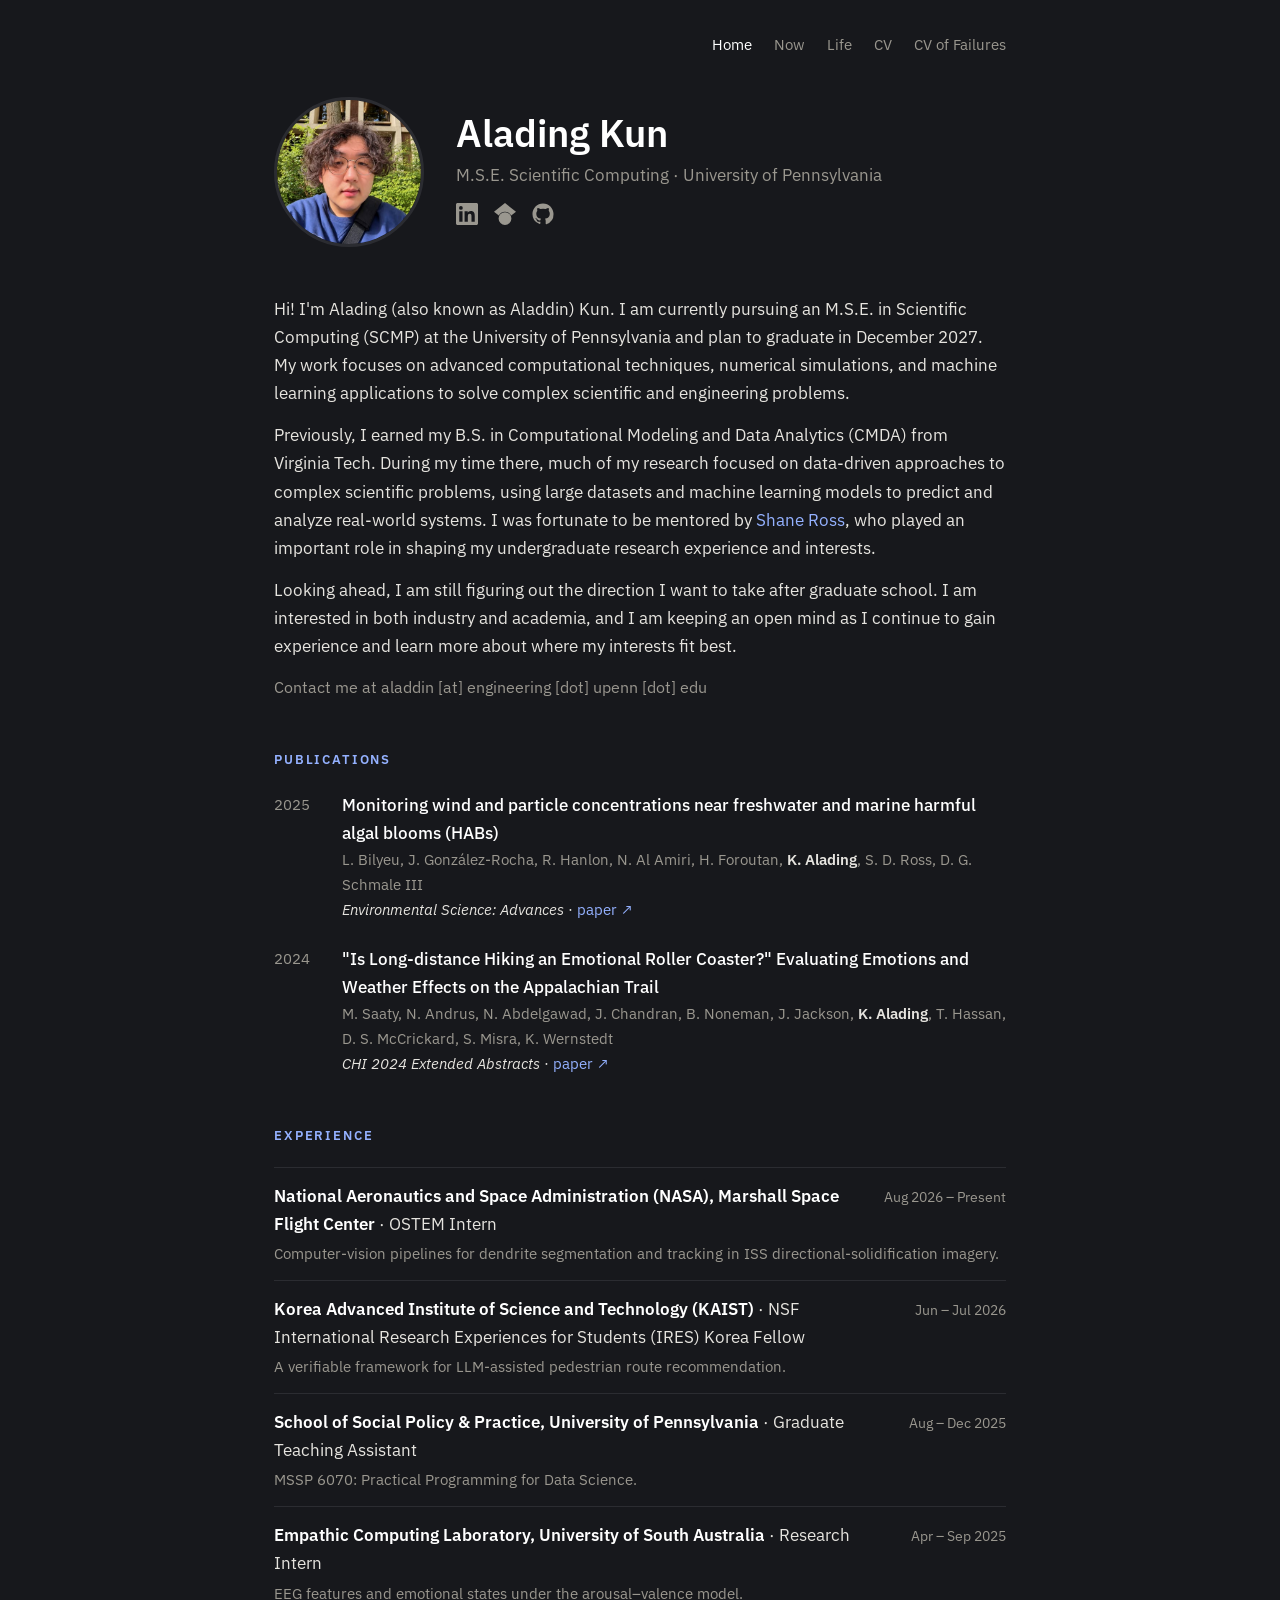
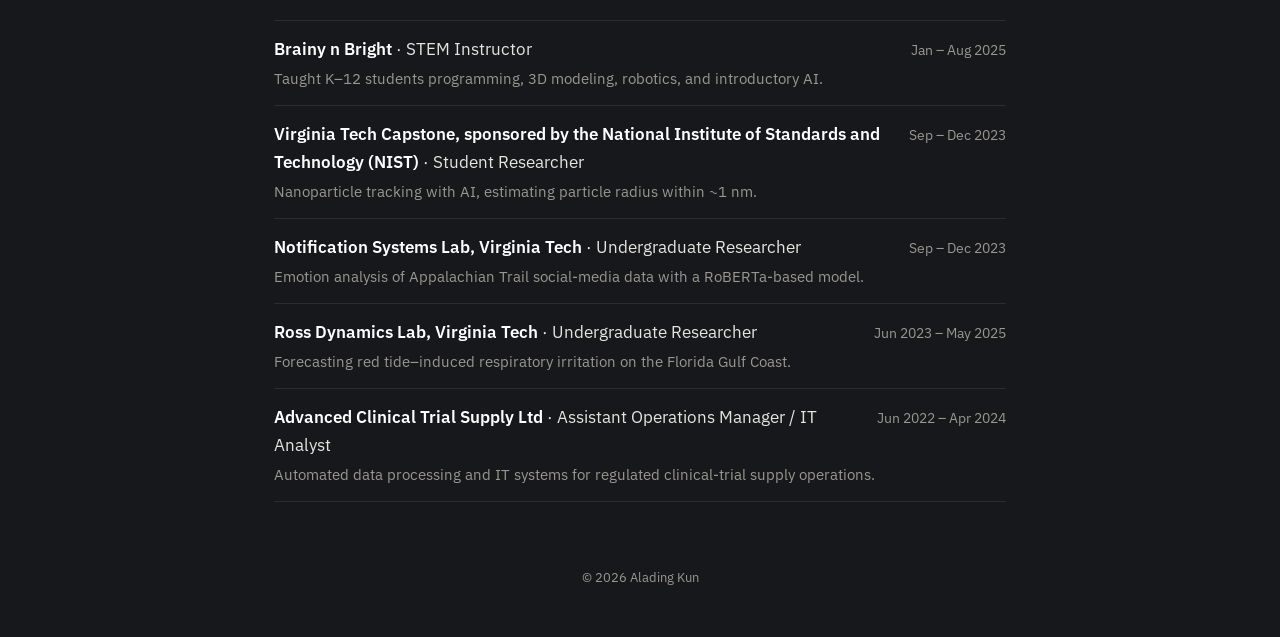
<file: index.html>
<!DOCTYPE html>
<html lang="en">
<head>
    <meta charset="UTF-8">
    <meta name="viewport" content="width=device-width, initial-scale=1.0">
    <title>Alading Kun</title>
    <link rel="icon" href="Images/genie.png" type="image/png">
    <link rel="preconnect" href="https://fonts.googleapis.com">
    <link rel="preconnect" href="https://fonts.gstatic.com" crossorigin>
    <link href="https://fonts.googleapis.com/css2?family=IBM+Plex+Sans:ital,wght@0,400;0,500;0,600;1,400&display=swap" rel="stylesheet">
    <link rel="stylesheet" href="css/styles.css">
</head>
<body>
    <main>
        <nav class="site-nav">
            <a href="index.html" class="current">Home</a>
            <a href="now.html">Now</a>
            <a href="life.html">Life</a>
            <a href="Aladdin-Kun-CV.pdf" target="_blank" rel="noopener">CV</a>
            <a href="cv-of-failures.html">CV of Failures</a>
        </nav>

        <!-- Header -->
        <header class="intro">
            <img src="Images/profile.jpg" alt="Profile picture of Alading Kun" class="profile">
            <div>
                <h1>Alading Kun</h1>
                <p class="tagline">M.S.E. Scientific Computing · University of Pennsylvania</p>
                <div class="social-icons">
                    <a href="https://www.linkedin.com/in/aladdinkun/" target="_blank" rel="noopener" aria-label="LinkedIn" title="LinkedIn">
                        <svg viewBox="0 0 24 24" aria-hidden="true"><path d="M20.447 20.452h-3.554v-5.569c0-1.328-.027-3.037-1.852-3.037-1.853 0-2.136 1.445-2.136 2.939v5.667H9.351V9h3.414v1.561h.046c.477-.9 1.637-1.85 3.37-1.85 3.601 0 4.267 2.37 4.267 5.455v6.286zM5.337 7.433a2.062 2.062 0 0 1-2.063-2.065 2.064 2.064 0 1 1 2.063 2.065zm1.782 13.019H3.555V9h3.564v11.452zM22.225 0H1.771C.792 0 0 .774 0 1.729v20.542C0 23.227.792 24 1.771 24h20.451C23.2 24 24 23.227 24 22.271V1.729C24 .774 23.2 0 22.222 0h.003z"/></svg>
                    </a>
                    <a href="https://scholar.google.com/citations?user=rZqiOlgAAAAJ&amp;hl=en" target="_blank" rel="noopener" aria-label="Google Scholar" title="Google Scholar">
                        <svg viewBox="0 0 24 24" aria-hidden="true"><path d="M5.242 13.769L0 9.5 12 0l12 9.5-5.242 4.269C17.548 11.249 14.978 9.5 12 9.5c-2.977 0-5.548 1.748-6.758 4.269zM12 10a7 7 0 1 0 0 14 7 7 0 0 0 0-14z"/></svg>
                    </a>
                    <a href="https://github.com/aladingkun" target="_blank" rel="noopener" aria-label="GitHub" title="GitHub">
                        <svg viewBox="0 0 24 24" aria-hidden="true"><path d="M12 .5C5.65.5.5 5.65.5 12a11.5 11.5 0 0 0 7.86 10.92c.58.1.79-.25.79-.56v-2c-3.2.7-3.88-1.37-3.88-1.37-.52-1.33-1.28-1.69-1.28-1.69-1.05-.72.08-.7.08-.7 1.16.08 1.77 1.19 1.77 1.19 1.03 1.77 2.7 1.26 3.36.96.1-.75.4-1.26.73-1.55-2.55-.29-5.24-1.28-5.24-5.69 0-1.26.45-2.29 1.19-3.1-.12-.29-.52-1.46.11-3.05 0 0 .97-.31 3.17 1.18a11 11 0 0 1 5.77 0c2.2-1.49 3.17-1.18 3.17-1.18.63 1.59.23 2.76.11 3.05.74.81 1.19 1.84 1.19 3.1 0 4.42-2.7 5.39-5.26 5.68.41.36.78 1.06.78 2.14v3.17c0 .31.21.67.8.56A11.5 11.5 0 0 0 23.5 12C23.5 5.65 18.35.5 12 .5z"/></svg>
                    </a>
                </div>
            </div>
        </header>

        <!-- About -->
        <section class="about">
            <p>
                Hi! I'm Alading (also known as Aladdin) Kun. I am currently pursuing an M.S.E. in Scientific Computing
                (SCMP) at the University of Pennsylvania and plan to graduate in December 2027. My work focuses on
                advanced computational techniques, numerical simulations, and machine learning applications to solve
                complex scientific and engineering problems.
            </p>
            <p>
                Previously, I earned my B.S. in Computational Modeling and Data Analytics (CMDA) from Virginia Tech.
                During my time there, much of my research focused on data-driven approaches to complex scientific
                problems, using large datasets and machine learning models to predict and analyze real-world systems.
                I was fortunate to be mentored by <a href="https://ross.aoe.vt.edu/" target="_blank" rel="noopener">Shane Ross</a>,
                who played an important role in shaping my undergraduate research experience and interests.
            </p>
            <p>
                Looking ahead, I am still figuring out the direction I want to take after graduate school. I am
                interested in both industry and academia, and I am keeping an open mind as I continue to gain
                experience and learn more about where my interests fit best.
            </p>
            <p class="email">Contact me at aladdin [at] engineering [dot] upenn [dot] edu</p>
        </section>

        <!-- Publications -->
        <section>
            <h2>Publications</h2>
            <ul class="pubs">
                <li>
                    <span class="year">2025</span>
                    <div>
                        <p class="pub-title">Monitoring wind and particle concentrations near freshwater and marine harmful algal blooms (HABs)</p>
                        <p class="pub-authors">L. Bilyeu, J. González-Rocha, R. Hanlon, N. Al Amiri, H. Foroutan, <strong>K. Alading</strong>, S. D. Ross, D. G. Schmale III</p>
                        <p class="pub-venue"><em>Environmental Science: Advances</em> · <a href="https://doi.org/10.1039/D4VA00172A" target="_blank" rel="noopener">paper ↗</a></p>
                    </div>
                </li>
                <li>
                    <span class="year">2024</span>
                    <div>
                        <p class="pub-title">"Is Long-distance Hiking an Emotional Roller Coaster?" Evaluating Emotions and Weather Effects on the Appalachian Trail</p>
                        <p class="pub-authors">M. Saaty, N. Andrus, N. Abdelgawad, J. Chandran, B. Noneman, J. Jackson, <strong>K. Alading</strong>, T. Hassan, D. S. McCrickard, S. Misra, K. Wernstedt</p>
                        <p class="pub-venue"><em>CHI 2024 Extended Abstracts</em> · <a href="https://dl.acm.org/doi/10.1145/3613905.3651024" target="_blank" rel="noopener">paper ↗</a></p>
                    </div>
                </li>
            </ul>
        </section>

        <!-- Experience -->
        <section>
            <h2>Experience</h2>
            <ul class="jobs">
                <li>
                    <div class="job-head"><span><b>National Aeronautics and Space Administration (NASA), Marshall Space Flight Center</b> · OSTEM Intern</span><span class="when">Aug 2026 – Present</span></div>
                    <p>Computer-vision pipelines for dendrite segmentation and tracking in ISS directional-solidification imagery.</p>
                </li>
                <li>
                    <div class="job-head"><span><b>Korea Advanced Institute of Science and Technology (KAIST)</b> · NSF International Research Experiences for Students (IRES) Korea Fellow</span><span class="when">Jun – Jul 2026</span></div>
                    <p>A verifiable framework for LLM-assisted pedestrian route recommendation.</p>
                </li>
                <li>
                    <div class="job-head"><span><b>School of Social Policy &amp; Practice, University of Pennsylvania</b> · Graduate Teaching Assistant</span><span class="when">Aug – Dec 2025</span></div>
                    <p>MSSP 6070: Practical Programming for Data Science.</p>
                </li>
                <li>
                    <div class="job-head"><span><b>Empathic Computing Laboratory, University of South Australia</b> · Research Intern</span><span class="when">Apr – Sep 2025</span></div>
                    <p>EEG features and emotional states under the arousal–valence model.</p>
                </li>
                <li>
                    <div class="job-head"><span><b>Brainy n Bright</b> · STEM Instructor</span><span class="when">Jan – Aug 2025</span></div>
                    <p>Taught K–12 students programming, 3D modeling, robotics, and introductory AI.</p>
                </li>
                <li>
                    <div class="job-head"><span><b>Virginia Tech Capstone, sponsored by the National Institute of Standards and Technology (NIST)</b> · Student Researcher</span><span class="when">Sep – Dec 2023</span></div>
                    <p>Nanoparticle tracking with AI, estimating particle radius within ~1 nm.</p>
                </li>
                <li>
                    <div class="job-head"><span><b>Notification Systems Lab, Virginia Tech</b> · Undergraduate Researcher</span><span class="when">Sep – Dec 2023</span></div>
                    <p>Emotion analysis of Appalachian Trail social-media data with a RoBERTa-based model.</p>
                </li>
                <li>
                    <div class="job-head"><span><b>Ross Dynamics Lab, Virginia Tech</b> · Undergraduate Researcher</span><span class="when">Jun 2023 – May 2025</span></div>
                    <p>Forecasting red tide–induced respiratory irritation on the Florida Gulf Coast.</p>
                </li>
                <li>
                    <div class="job-head"><span><b>Advanced Clinical Trial Supply Ltd</b> · Assistant Operations Manager / IT Analyst</span><span class="when">Jun 2022 – Apr 2024</span></div>
                    <p>Automated data processing and IT systems for regulated clinical-trial supply operations.</p>
                </li>
            </ul>
        </section>
    </main>

    <footer>© 2026 Alading Kun</footer>
</body>
</html>
</file>
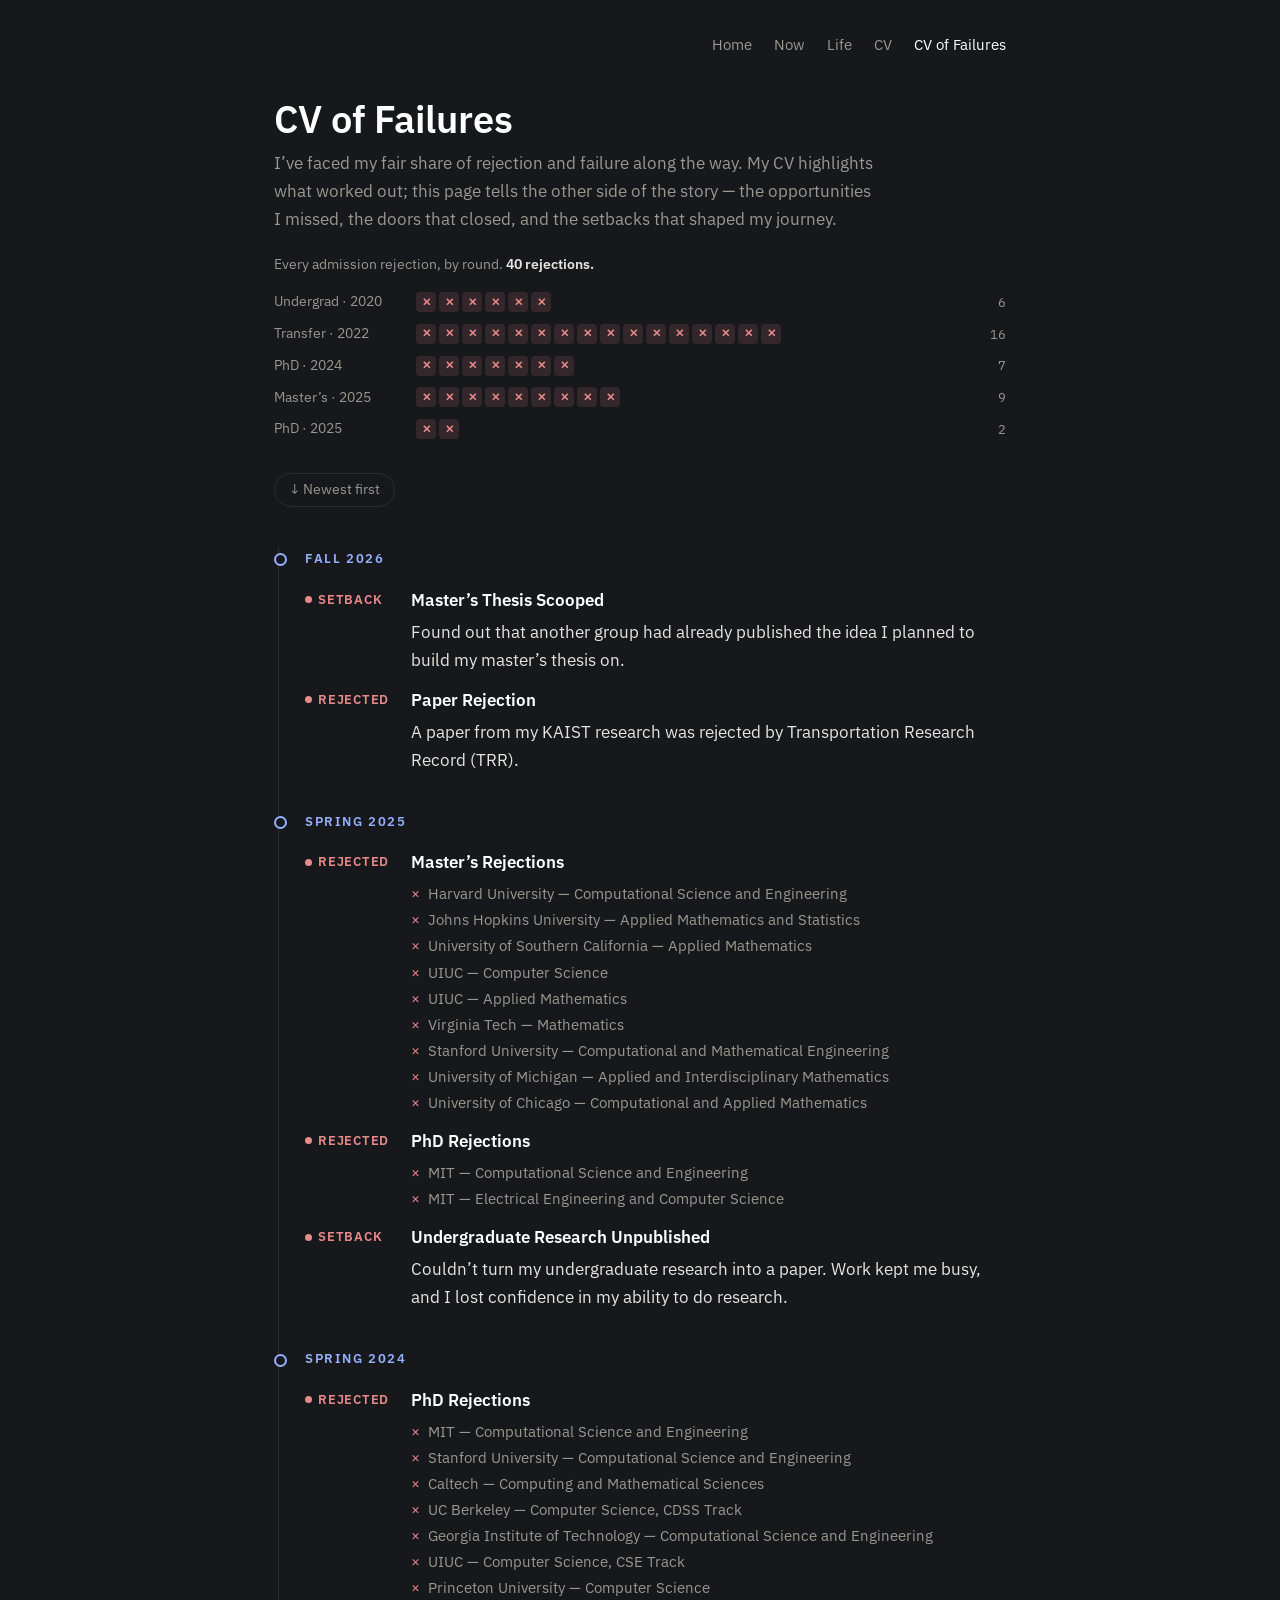
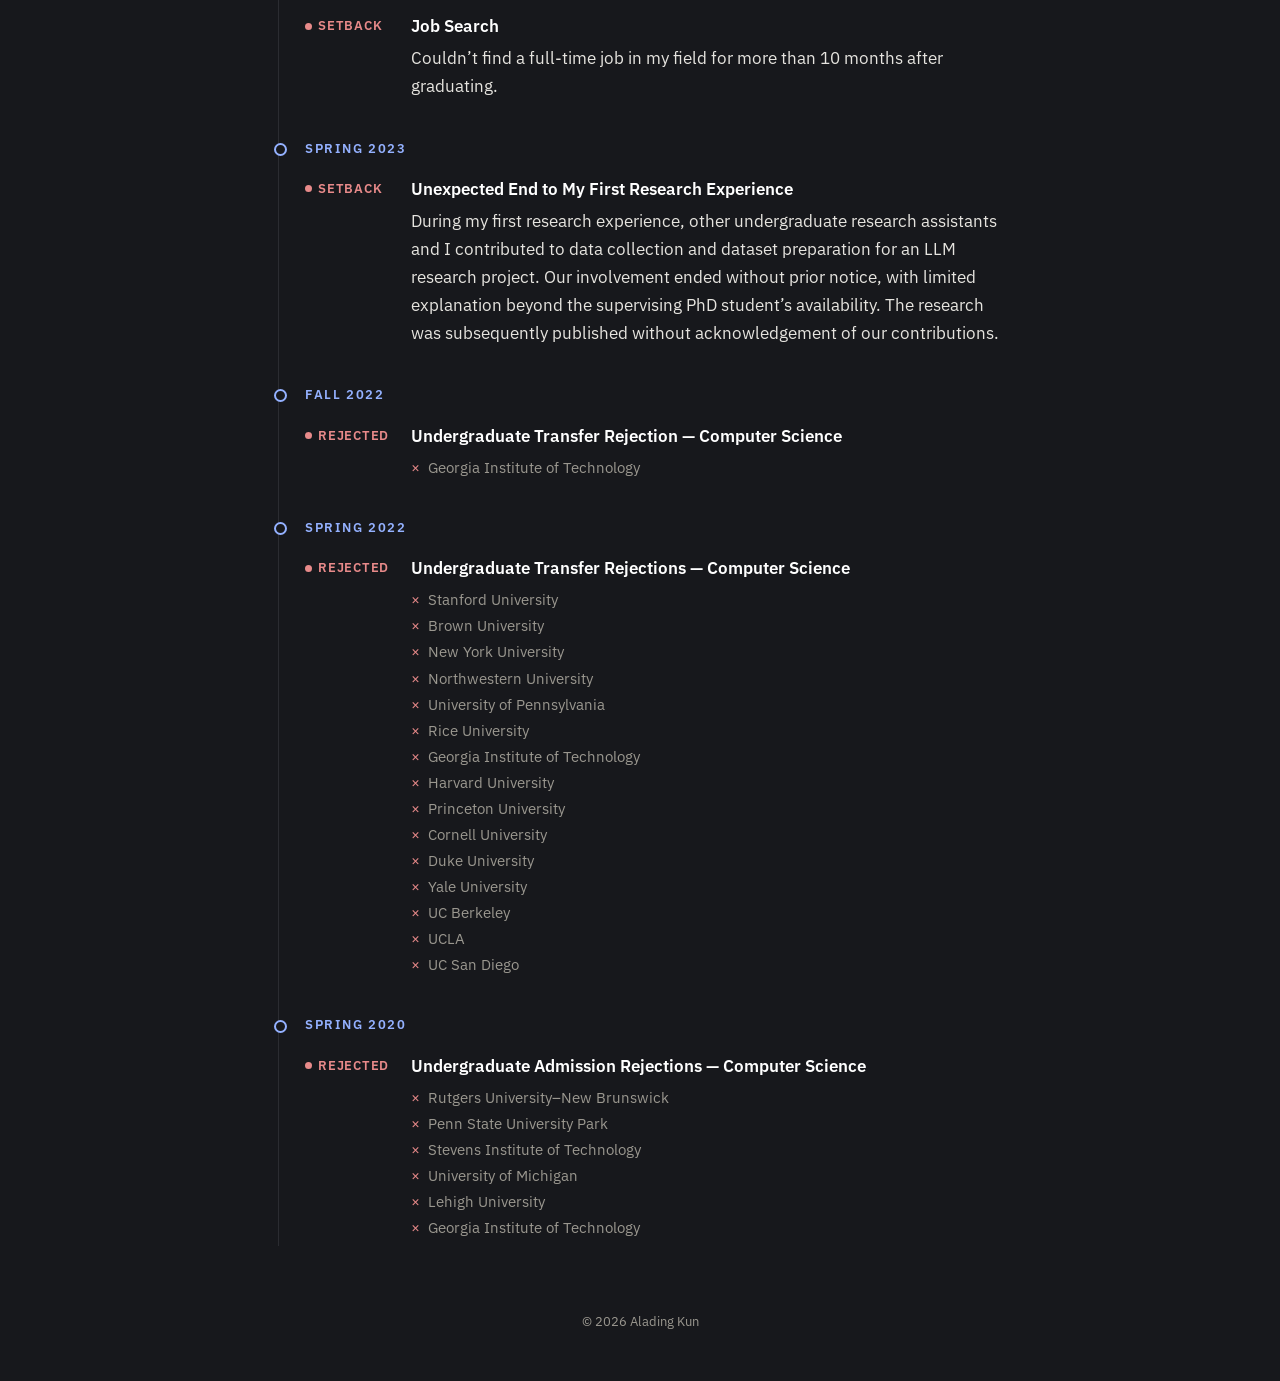
<file: cv-of-failures.html>
<!DOCTYPE html>
<html lang="en">
<head>
    <meta charset="UTF-8">
    <meta name="viewport" content="width=device-width, initial-scale=1.0">
    <title>CV of Failures · Alading Kun</title>
    <link rel="icon" href="Images/genie.png" type="image/png">
    <link rel="preconnect" href="https://fonts.googleapis.com">
    <link rel="preconnect" href="https://fonts.gstatic.com" crossorigin>
    <link href="https://fonts.googleapis.com/css2?family=IBM+Plex+Sans:ital,wght@0,400;0,500;0,600;1,400&display=swap" rel="stylesheet">
    <link rel="stylesheet" href="css/styles.css">
</head>
<body>
    <main>
        <nav class="site-nav">
            <a href="index.html">Home</a>
            <a href="now.html">Now</a>
            <a href="life.html">Life</a>
            <a href="Aladdin-Kun-CV.pdf" target="_blank" rel="noopener">CV</a>
            <a href="cv-of-failures.html" class="current">CV of Failures</a>
        </nav>

        <header class="page-head">
            <h1>CV of Failures</h1>
            <p class="intro-note">
                I’ve faced my fair share of rejection and failure along the way. My CV highlights what worked out;
                this page tells the other side of the story — the opportunities I missed, the doors that closed, and
                the setbacks that shaped my journey.
            </p>

            <figure class="apps">
                <figcaption>Every admission rejection, by round. <span class="apps-total"></span></figcaption>
                <div id="apps"></div>
            </figure>

            <div class="controls">
                <button type="button" class="sort-toggle">↓ Newest first</button>
            </div>
        </header>

        <ol class="journey">
            <li class="term">
                <h2 class="term-label">Fall 2026</h2>
                <ul>
                    <li class="ev bad"><span class="badge">Setback</span><div>
                        <p class="ev-title">Master’s Thesis Scooped</p>
                        <p>Found out that another group had already published the idea I planned to build my master’s thesis on.</p>
                    </div></li>
                    <li class="ev bad"><span class="badge">Rejected</span><div>
                        <p class="ev-title">Paper Rejection</p>
                        <p>A paper from my KAIST research was rejected by Transportation Research Record (TRR).</p>
                    </div></li>
                </ul>
            </li>

            <li class="term">
                <h2 class="term-label">Spring 2025</h2>
                <ul>
                    <li class="ev bad"><span class="badge">Rejected</span><div>
                        <p class="ev-title">Master’s Rejections</p>
                        <ul class="rejections" data-round="masters-2025">
                            <li>Harvard University — Computational Science and Engineering</li>
                            <li>Johns Hopkins University — Applied Mathematics and Statistics</li>
                            <li>University of Southern California — Applied Mathematics</li>
                            <li>UIUC — Computer Science</li>
                            <li>UIUC — Applied Mathematics</li>
                            <li>Virginia Tech — Mathematics</li>
                            <li>Stanford University — Computational and Mathematical Engineering</li>
                            <li>University of Michigan — Applied and Interdisciplinary Mathematics</li>
                            <li>University of Chicago — Computational and Applied Mathematics</li>
                        </ul>
                    </div></li>
                    <li class="ev bad"><span class="badge">Rejected</span><div>
                        <p class="ev-title">PhD Rejections</p>
                        <ul class="rejections" data-round="phd-2025">
                            <li>MIT — Computational Science and Engineering</li>
                            <li>MIT — Electrical Engineering and Computer Science</li>
                        </ul>
                    </div></li>
                    <li class="ev bad"><span class="badge">Setback</span><div>
                        <p class="ev-title">Undergraduate Research Unpublished</p>
                        <p>Couldn’t turn my undergraduate research into a paper. Work kept me busy, and I lost confidence in my ability to do research.</p>
                    </div></li>                </ul>
            </li>

            <li class="term">
                <h2 class="term-label">Spring 2024</h2>
                <ul>
                    <li class="ev bad"><span class="badge">Rejected</span><div>
                        <p class="ev-title">PhD Rejections</p>
                        <ul class="rejections" data-round="phd-2024">
                            <li>MIT — Computational Science and Engineering</li>
                            <li>Stanford University — Computational Science and Engineering</li>
                            <li>Caltech — Computing and Mathematical Sciences</li>
                            <li>UC Berkeley — Computer Science, CDSS Track</li>
                            <li>Georgia Institute of Technology — Computational Science and Engineering</li>
                            <li>UIUC — Computer Science, CSE Track</li>
                            <li>Princeton University — Computer Science</li>
                        </ul>
                    </div></li>
                    <li class="ev bad"><span class="badge">Setback</span><div>
                        <p class="ev-title">Job Search</p>
                        <p>Couldn’t find a full-time job in my field for more than 10 months after graduating.</p>
                    </div></li>
                </ul>
            </li>

            <li class="term">
                <h2 class="term-label">Spring 2023</h2>
                <ul>
                    <li class="ev bad"><span class="badge">Setback</span><div>
                        <p class="ev-title">Unexpected End to My First Research Experience</p>
                        <p>During my first research experience, other undergraduate research assistants and I contributed to data collection and dataset preparation for an LLM research project. Our involvement ended without prior notice, with limited explanation beyond the supervising PhD student’s availability. The research was subsequently published without acknowledgement of our contributions.</p>
                    </div></li>
                </ul>
            </li>

            <li class="term">
                <h2 class="term-label">Fall 2022</h2>
                <ul>
                    <li class="ev bad"><span class="badge">Rejected</span><div>
                        <p class="ev-title">Undergraduate Transfer Rejection — Computer Science</p>
                        <ul class="rejections" data-round="transfer-2022">
                            <li>Georgia Institute of Technology</li>
                        </ul>
                    </div></li>
                </ul>
            </li>

            <li class="term">
                <h2 class="term-label">Spring 2022</h2>
                <ul>
                    <li class="ev bad"><span class="badge">Rejected</span><div>
                        <p class="ev-title">Undergraduate Transfer Rejections — Computer Science</p>
                        <ul class="rejections" data-round="transfer-2022">
                            <li>Stanford University</li>
                            <li>Brown University</li>
                            <li>New York University</li>
                            <li>Northwestern University</li>
                            <li>University of Pennsylvania</li>
                            <li>Rice University</li>
                            <li>Georgia Institute of Technology</li>
                            <li>Harvard University</li>
                            <li>Princeton University</li>
                            <li>Cornell University</li>
                            <li>Duke University</li>
                            <li>Yale University</li>
                            <li>UC Berkeley</li>
                            <li>UCLA</li>
                            <li>UC San Diego</li>
                        </ul>
                    </div></li>
                </ul>
            </li>

            <li class="term">
                <h2 class="term-label">Spring 2020</h2>
                <ul>
                    <li class="ev bad"><span class="badge">Rejected</span><div>
                        <p class="ev-title">Undergraduate Admission Rejections — Computer Science</p>
                        <ul class="rejections" data-round="undergrad-2020">
                            <li>Rutgers University–New Brunswick</li>
                            <li>Penn State University Park</li>
                            <li>Stevens Institute of Technology</li>
                            <li>University of Michigan</li>
                            <li>Lehigh University</li>
                            <li>Georgia Institute of Technology</li>
                        </ul>
                    </div></li>
                </ul>
            </li>
        </ol>
    </main>

    <footer>© 2026 Alading Kun</footer>

    <script>
        // ---------- Rejections chart ----------
        const ROUNDS = [
            { key: 'undergrad-2020', label: 'Undergrad', year: '2020' },
            { key: 'transfer-2022', label: 'Transfer', year: '2022' },
            { key: 'phd-2024', label: 'PhD', year: '2024' },
            { key: 'masters-2025', label: 'Master’s', year: '2025' },
            { key: 'phd-2025', label: 'PhD', year: '2025' },
        ];
        const listed = (key) => [...document.querySelectorAll(`.rejections[data-round="${key}"] li`)].map((li) => li.textContent.trim());
        (function drawApps() {
            const box = document.getElementById('apps');
            let rejected = 0;
            ROUNDS.forEach((r) => {
                const names = listed(r.key);
                rejected += names.length;
                const row = document.createElement('div');
                row.className = 'apps-row';
                const label = document.createElement('span');
                label.className = 'apps-label';
                label.textContent = `${r.label} · ${r.year}`;
                const cells = document.createElement('div');
                cells.className = 'apps-cells';
                names.forEach((name) => {
                    const c = document.createElement('span');
                    c.className = 'cell reject';
                    c.textContent = '✕';
                    c.title = 'Rejected: ' + name;
                    c.setAttribute('aria-label', c.title);
                    cells.appendChild(c);
                });
                const tally = document.createElement('span');
                tally.className = 'apps-tally';
                tally.textContent = names.length;
                row.append(label, cells, tally);
                box.appendChild(row);
            });
            document.querySelector('.apps-total').textContent = `${rejected} rejections.`;
        })();

        // ---------- Sort ----------
        const journey = document.querySelector('.journey');
        const sortToggle = document.querySelector('.sort-toggle');
        let newestFirst = true;
        sortToggle.addEventListener('click', () => {
            newestFirst = !newestFirst;
            [...journey.children].reverse().forEach((term) => journey.appendChild(term));
            sortToggle.textContent = newestFirst ? '↓ Newest first' : '↑ Oldest first';
        });
    </script>
</body>
</html>
</file>
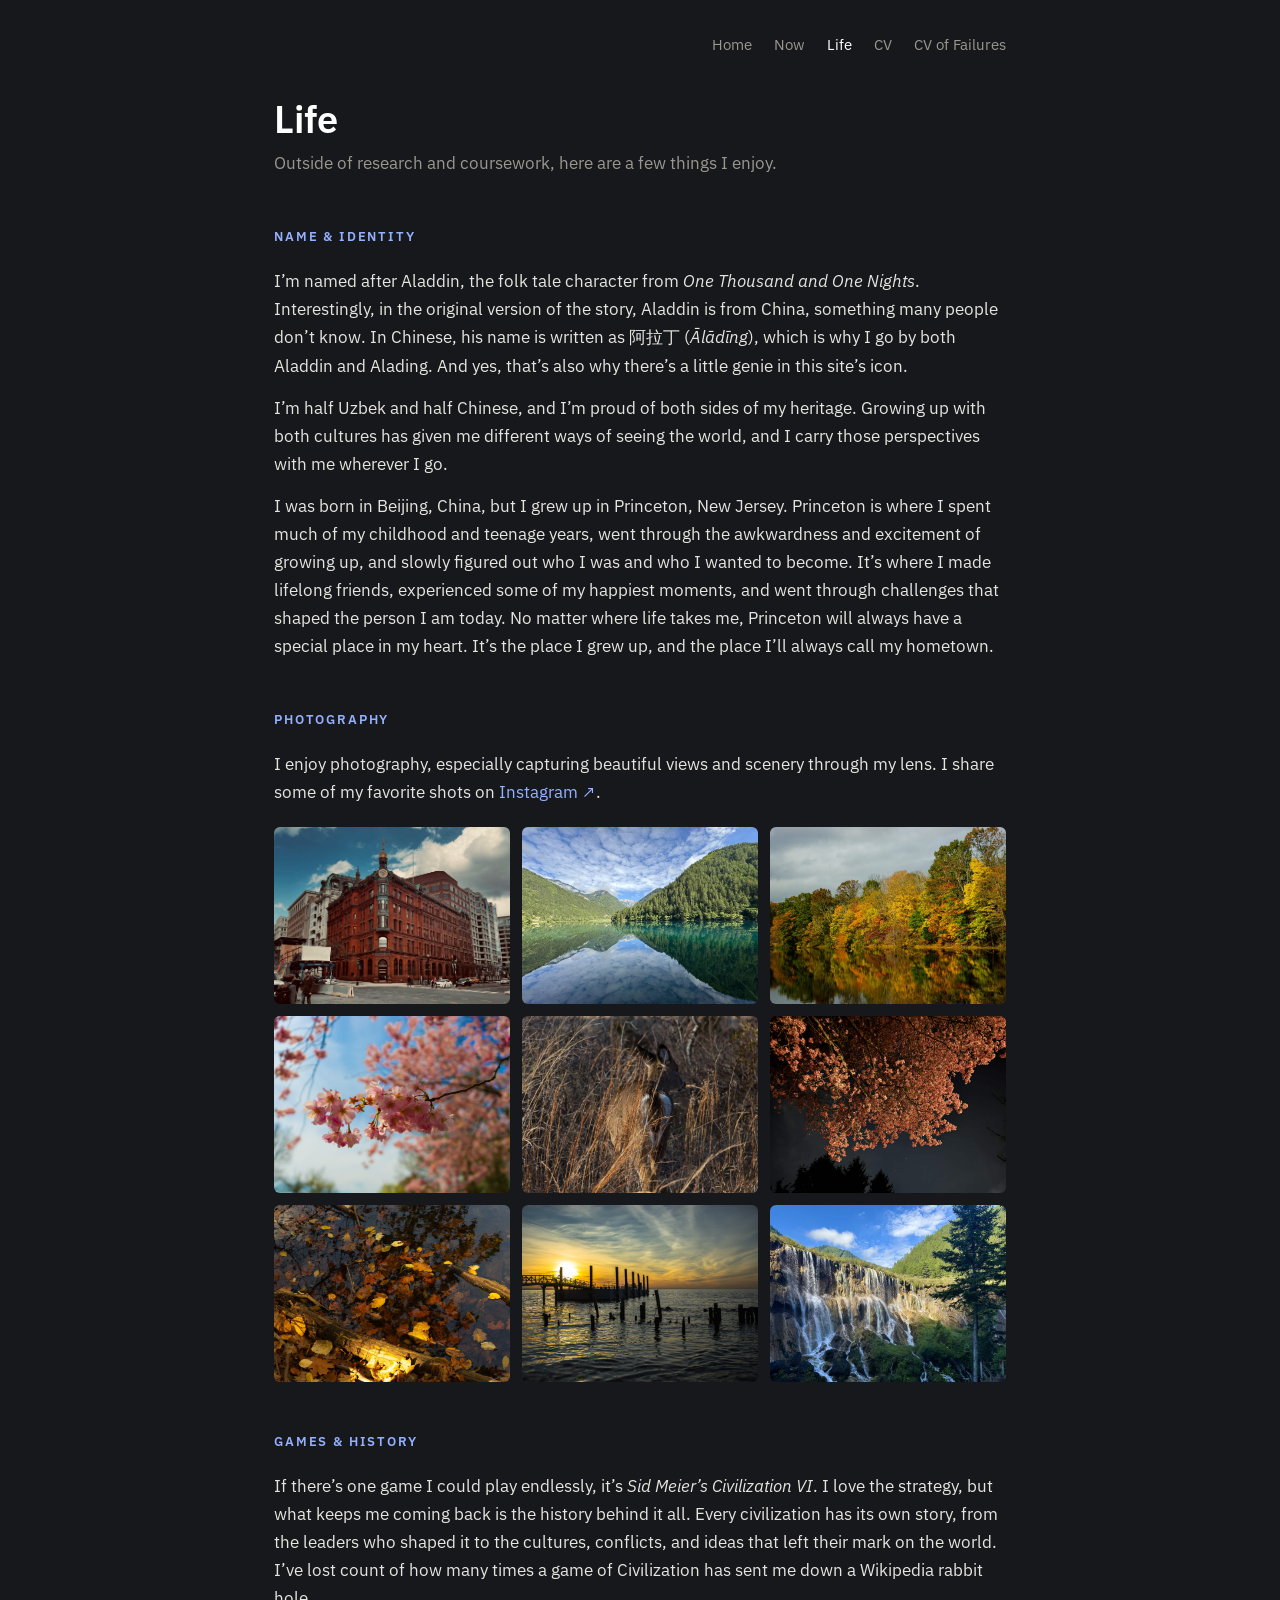
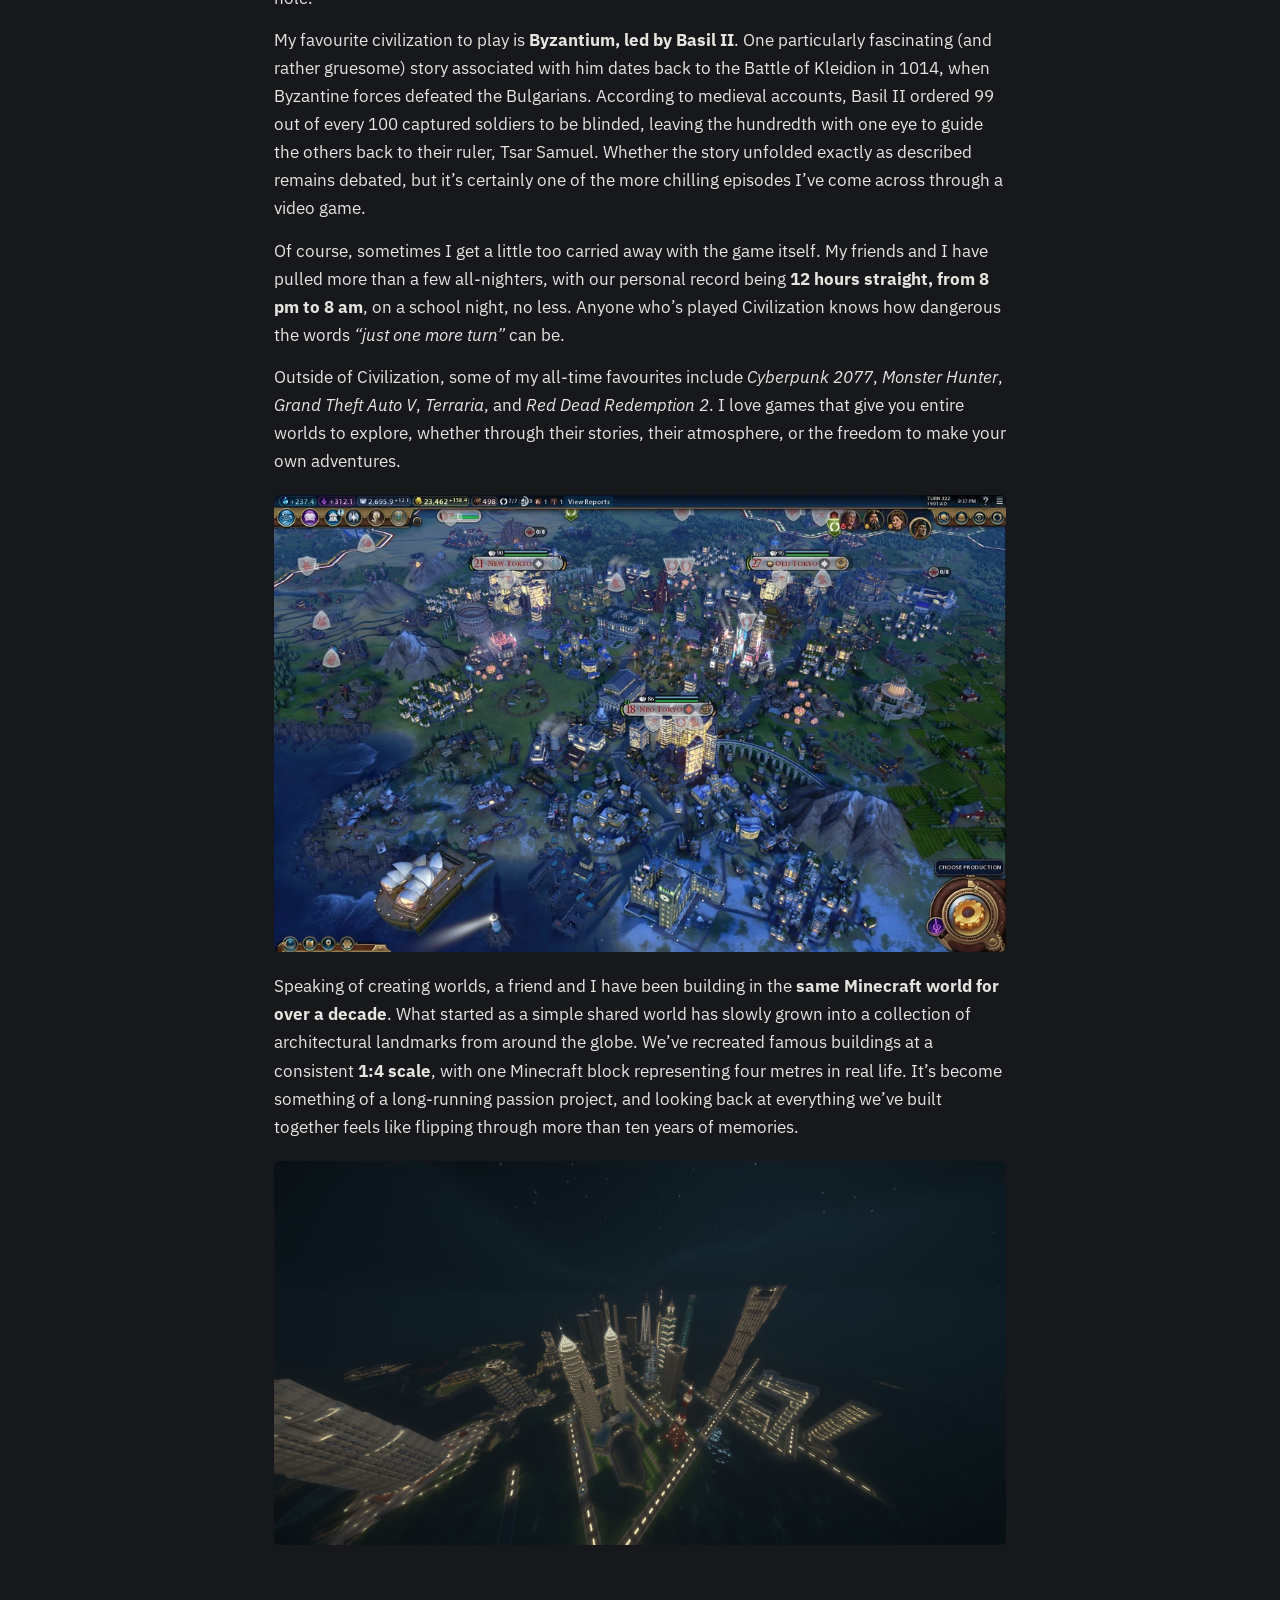
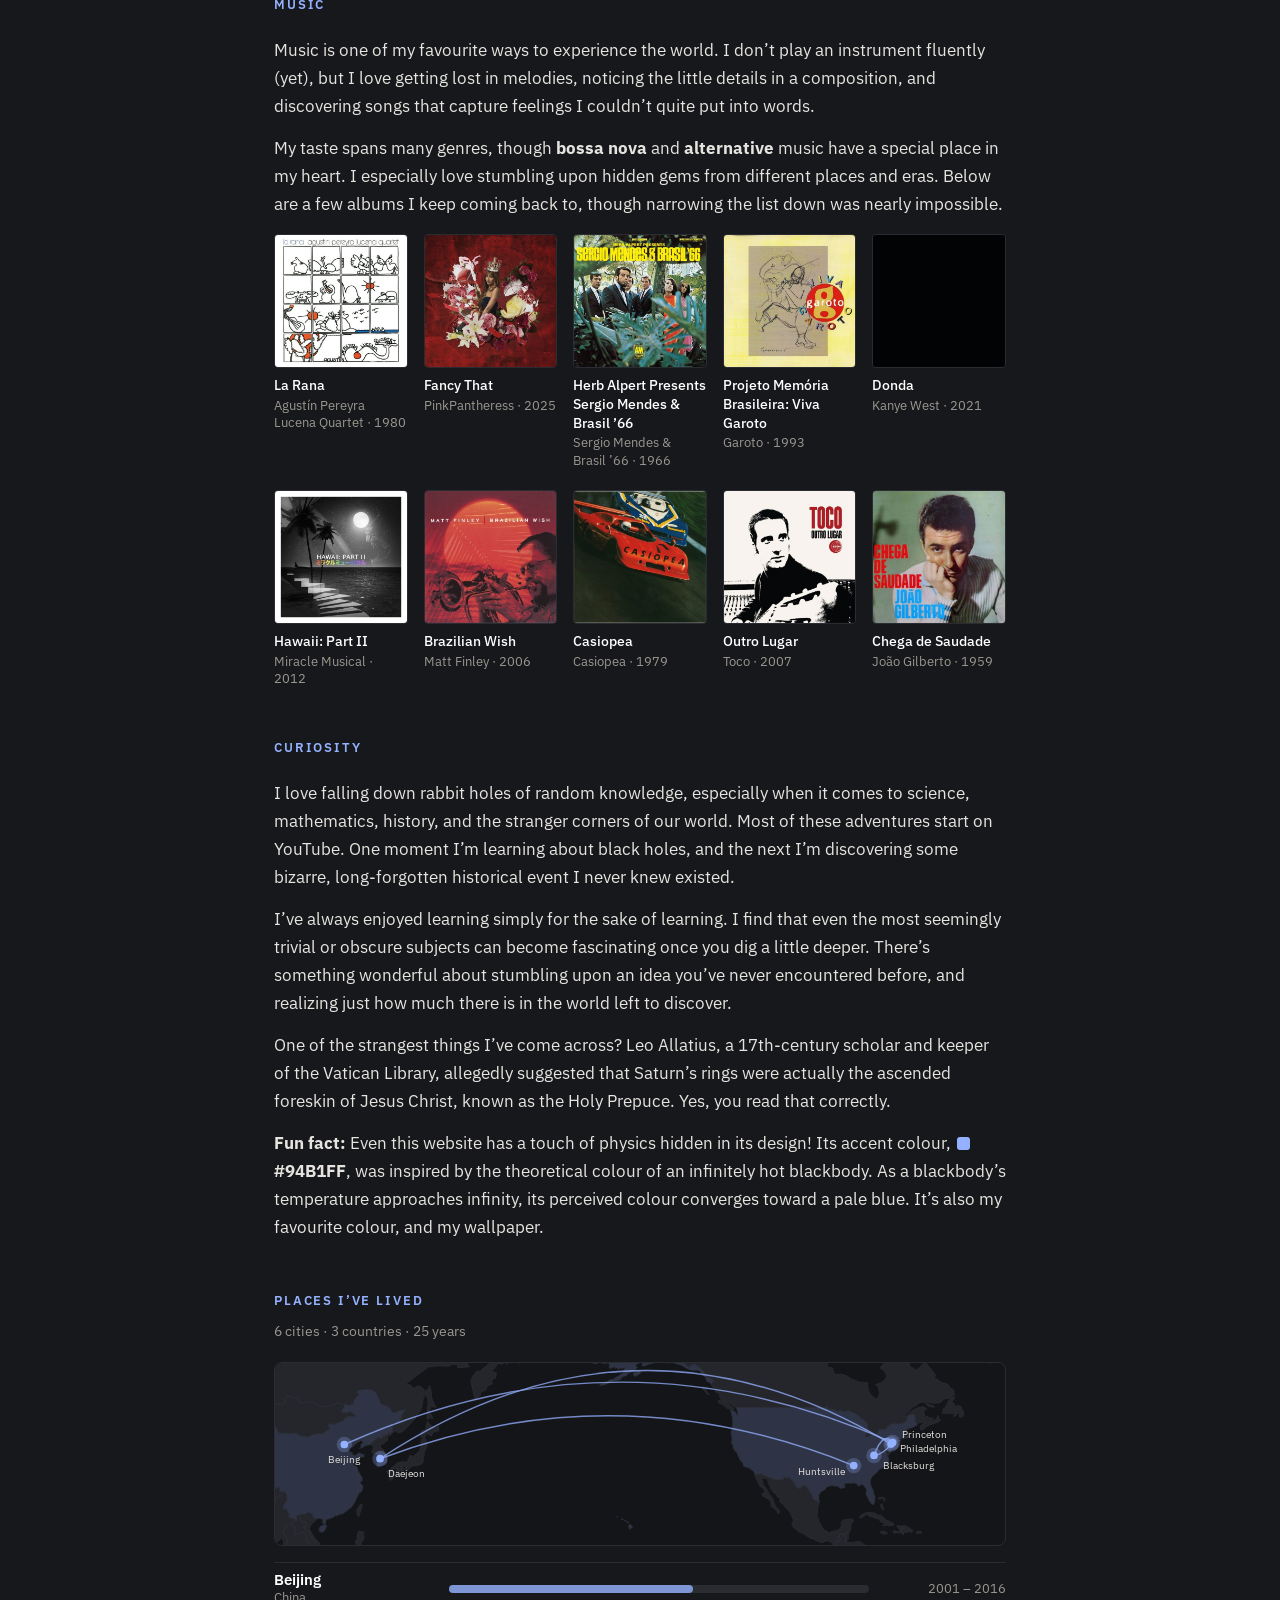
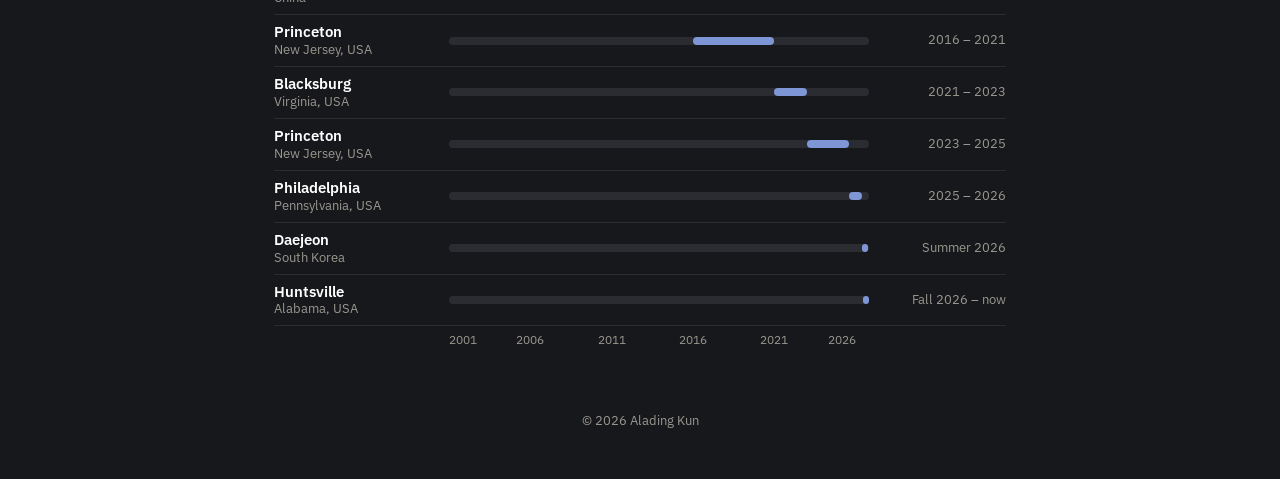
<file: life.html>
<!DOCTYPE html>
<html lang="en">
<head>
    <meta charset="UTF-8">
    <meta name="viewport" content="width=device-width, initial-scale=1.0">
    <title>Life · Alading Kun</title>
    <link rel="icon" href="Images/genie.png" type="image/png">
    <link rel="preconnect" href="https://fonts.googleapis.com">
    <link rel="preconnect" href="https://fonts.gstatic.com" crossorigin>
    <link href="https://fonts.googleapis.com/css2?family=IBM+Plex+Sans:ital,wght@0,400;0,500;0,600;1,400&display=swap" rel="stylesheet">
    <link rel="stylesheet" href="css/styles.css">
</head>
<body>
    <main>
        <nav class="site-nav">
            <a href="index.html">Home</a>
            <a href="now.html">Now</a>
            <a href="life.html" class="current">Life</a>
            <a href="Aladdin-Kun-CV.pdf" target="_blank" rel="noopener">CV</a>
            <a href="cv-of-failures.html">CV of Failures</a>
        </nav>

        <header class="page-head">
            <h1>Life</h1>
            <p class="intro-note">
                Outside of research and coursework, here are a few things I enjoy.
            </p>
        </header>

        <!-- Name & Identity -->
        <section class="hobby">
            <h2>Name &amp; Identity</h2>
            <p>
                I’m named after Aladdin, the folk tale character from <em>One Thousand and One Nights</em>.
                Interestingly, in the original version of the story, Aladdin is from China, something many people
                don’t know. In Chinese, his name is written as 阿拉丁 (<em>Ālādīng</em>), which is why I go by both
                Aladdin and Alading. And yes, that’s also why there’s a little genie in this site’s icon.
            </p>
            <p>
                I’m half Uzbek and half Chinese, and I’m proud of both sides of my heritage. Growing up with both
                cultures has given me different ways of seeing the world, and I carry those perspectives with me
                wherever I go.
            </p>
            <p>
                I was born in Beijing, China, but I grew up in Princeton, New Jersey. Princeton is where I spent much
                of my childhood and teenage years, went through the awkwardness and excitement of growing up, and
                slowly figured out who I was and who I wanted to become. It’s where I made lifelong friends,
                experienced some of my happiest moments, and went through challenges that shaped the person I am
                today. No matter where life takes me, Princeton will always have a special place in my heart. It’s
                the place I grew up, and the place I’ll always call my hometown.
            </p>
        </section>

        <!-- Photography -->
        <section class="hobby">
            <h2>Photography</h2>
            <p>
                I enjoy photography, especially capturing beautiful views and scenery through my lens. I share some
                of my favorite shots on
                <a href="https://www.instagram.com/aladingkun/" target="_blank" rel="noopener">Instagram ↗</a>.
            </p>

            <!-- Add photos here. Put the files in Images/life/ and copy this block for each one:
            <figure>
                <img src="Images/life/example.jpg" alt="Short description of the photo" loading="lazy">
            </figure>
            -->
            <div class="gallery">
                <figure>
                    <img src="Images/life/dsc00539.jpg" alt="Autumn trees in red, orange and yellow reflected in a still lake under a grey sky" loading="lazy">
                </figure>
                <figure>
                    <img src="Images/life/dsc09923.jpg" alt="Silhouette of a pier and old wooden pilings in the water at sunset" loading="lazy">
                </figure>
                <figure>
                    <img src="Images/life/dsc09802.jpg" alt="A white-tailed deer half-hidden in tall golden grass, looking to the side" loading="lazy">
                </figure>
                <figure>
                    <img src="Images/life/dsc00659.jpg" alt="Fallen leaves floating on dark water beside a sunlit log" loading="lazy">
                </figure>
                <figure>
                    <img src="Images/life/img_3121.jpg" alt="Forested mountains and clouds mirrored in a still turquoise lake" loading="lazy">
                </figure>
                <figure>
                    <img src="Images/life/img_3111.jpg" alt="A wide waterfall cascading over a mossy limestone cliff under a blue sky" loading="lazy">
                </figure>
                <figure>
                    <img src="Images/life/dsc00226.jpg" alt="Close-up of pink cherry blossoms against a blue sky" loading="lazy">
                </figure>
                <figure>
                    <img src="Images/life/img_0957.jpg" alt="A cherry tree in bloom, lit from below against a dark night sky" loading="lazy">
                </figure>
                <figure>
                    <img src="Images/life/image.jpg" alt="A red-brick Victorian building with a clock tower on a city street corner" loading="lazy">
                </figure>
            </div>
        </section>

        <!-- Civilization VI -->
        <section class="hobby">
            <h2>Games &amp; History</h2>
            <p>
                If there’s one game I could play endlessly, it’s <em>Sid Meier’s Civilization VI</em>. I love the
                strategy, but what keeps me coming back is the history behind it all. Every civilization has its own
                story, from the leaders who shaped it to the cultures, conflicts, and ideas that left their mark on
                the world. I’ve lost count of how many times a game of Civilization has sent me down a Wikipedia
                rabbit hole.
            </p>
            <p>
                My favourite civilization to play is <strong>Byzantium, led by Basil II</strong>. One particularly
                fascinating (and rather gruesome) story associated with him dates back to the Battle of Kleidion in
                1014, when Byzantine forces defeated the Bulgarians. According to medieval accounts, Basil II ordered
                99 out of every 100 captured soldiers to be blinded, leaving the hundredth with one eye to guide the
                others back to their ruler, Tsar Samuel. Whether the story unfolded exactly as described remains
                debated, but it’s certainly one of the more chilling episodes I’ve come across through a video game.
            </p>
            <p>
                Of course, sometimes I get a little too carried away with the game itself. My friends and I have
                pulled more than a few all-nighters, with our personal record being <strong>12 hours straight, from
                8 pm to 8 am</strong>, on a school night, no less. Anyone who’s played Civilization knows how
                dangerous the words <em>“just one more turn”</em> can be.
            </p>
            <p>
                Outside of Civilization, some of my all-time favourites include <em>Cyberpunk 2077</em>,
                <em>Monster Hunter</em>, <em>Grand Theft Auto V</em>, <em>Terraria</em>, and
                <em>Red Dead Redemption 2</em>. I love games that give you entire worlds to explore, whether through
                their stories, their atmosphere, or the freedom to make your own adventures.
            </p>
            <img class="feature-img" src="Images/life/civ6.webp" alt="Civilization VI game screenshot of a large modern city at night with several districts and wonders" loading="lazy">
            <p>
                Speaking of creating worlds, a friend and I have been building in the <strong>same Minecraft world
                for over a decade</strong>. What started as a simple shared world has slowly grown into a collection
                of architectural landmarks from around the globe. We’ve recreated famous buildings at a consistent
                <strong>1:4 scale</strong>, with one Minecraft block representing four metres in real life. It’s
                become something of a long-running passion project, and looking back at everything we’ve built
                together feels like flipping through more than ten years of memories.
            </p>
            <img class="feature-img" src="Images/life/minecraft-city.jpg" alt="Minecraft screenshot of a city at night with block-built replicas of famous skyscrapers, including twin towers and a red-and-white lattice tower, connected by lit roads" loading="lazy">
        </section>

        <!-- Music -->
        <section class="hobby">
            <h2>Music</h2>
            <p>
                Music is one of my favourite ways to experience the world. I don’t play an instrument fluently
                (yet), but I love getting lost in melodies, noticing the little details in a composition, and
                discovering songs that capture feelings I couldn’t quite put into words.
            </p>
            <p>
                My taste spans many genres, though <strong>bossa nova</strong> and <strong>alternative</strong> music
                have a special place in my heart. I especially love stumbling upon hidden gems from different places
                and eras. Below are a few albums I keep coming back to, though narrowing the list down was nearly
                impossible.
            </p>
            <ul class="albums">
                <li>
                    <a href="https://open.spotify.com/album/0TJseBa6C8UDnzx3eBxpyG" target="_blank" rel="noopener" title="Listen on Spotify">
                        <img src="Images/music/la-rana.jpg" alt="Album cover of La Rana by Agustín Pereyra Lucena Quartet" loading="lazy">
                        <p class="album-title">La Rana</p>
                        <p class="album-artist">Agustín Pereyra Lucena Quartet · 1980</p>
                    </a>
                </li>
                <li>
                    <a href="https://open.spotify.com/album/3o81FH5FTYVtoBQOZr3T7y" target="_blank" rel="noopener" title="Listen on Spotify">
                        <img src="Images/music/fancy-that.jpg" alt="Album cover of Fancy That by PinkPantheress" loading="lazy">
                        <p class="album-title">Fancy That</p>
                        <p class="album-artist">PinkPantheress · 2025</p>
                    </a>
                </li>
                <li>
                    <a href="https://open.spotify.com/album/1quRPb1rOo8xSmmbLdaKQW" target="_blank" rel="noopener" title="Listen on Spotify">
                        <img src="Images/music/brasil-66.jpg" alt="Album cover of Herb Alpert Presents Sergio Mendes &amp; Brasil ’66 by Sergio Mendes &amp; Brasil ’66" loading="lazy">
                        <p class="album-title">Herb Alpert Presents Sergio Mendes &amp; Brasil ’66</p>
                        <p class="album-artist">Sergio Mendes &amp; Brasil ’66 · 1966</p>
                    </a>
                </li>
                <li>
                    <a href="https://open.spotify.com/album/4IQUJik4WV3OEEzBovhvMN" target="_blank" rel="noopener" title="Listen on Spotify">
                        <img src="Images/music/viva-garoto.jpg" alt="Album cover of Projeto Memória Brasileira: Viva Garoto by Garoto" loading="lazy">
                        <p class="album-title">Projeto Memória Brasileira: Viva Garoto</p>
                        <p class="album-artist">Garoto · 1993</p>
                    </a>
                </li>
                <li>
                    <a href="https://open.spotify.com/album/5CnpZV3q5BcESefcB3WJmz" target="_blank" rel="noopener" title="Listen on Spotify">
                        <img src="Images/music/donda.jpg" alt="Album cover of Donda by Kanye West" loading="lazy">
                        <p class="album-title">Donda</p>
                        <p class="album-artist">Kanye West · 2021</p>
                    </a>
                </li>
                <li>
                    <a href="https://open.spotify.com/album/1CbtBQqibzdxhmpiLD7vzN" target="_blank" rel="noopener" title="Listen on Spotify">
                        <img src="Images/music/hawaii-part-ii.jpg" alt="Album cover of Hawaii: Part II by Miracle Musical" loading="lazy">
                        <p class="album-title">Hawaii: Part II</p>
                        <p class="album-artist">Miracle Musical · 2012</p>
                    </a>
                </li>
                <li>
                    <a href="https://open.spotify.com/album/0KDHDXIfnQB9VhjB0D7YN3" target="_blank" rel="noopener" title="Listen on Spotify">
                        <img src="Images/music/brazilian-wish.jpg" alt="Album cover of Brazilian Wish by Matt Finley" loading="lazy">
                        <p class="album-title">Brazilian Wish</p>
                        <p class="album-artist">Matt Finley · 2006</p>
                    </a>
                </li>
                <li>
                    <a href="https://open.spotify.com/album/3uFgYgCEvCSACjB8XHl3hb" target="_blank" rel="noopener" title="Listen on Spotify">
                        <img src="Images/music/casiopea.jpg" alt="Album cover of Casiopea by Casiopea" loading="lazy">
                        <p class="album-title">Casiopea</p>
                        <p class="album-artist">Casiopea · 1979</p>
                    </a>
                </li>
                <li>
                    <a href="https://open.spotify.com/album/24TBon8j3PwaxFZMoD8Yq5" target="_blank" rel="noopener" title="Listen on Spotify">
                        <img src="Images/music/outro-lugar.jpg" alt="Album cover of Outro Lugar by Toco" loading="lazy">
                        <p class="album-title">Outro Lugar</p>
                        <p class="album-artist">Toco · 2007</p>
                    </a>
                </li>
                <li>
                    <a href="https://open.spotify.com/album/6YOUoBCogOFuxniVTmYfPB" target="_blank" rel="noopener" title="Listen on Spotify">
                        <img src="Images/music/chega-de-saudade.jpg" alt="Album cover of Chega de Saudade by João Gilberto" loading="lazy">
                        <p class="album-title">Chega de Saudade</p>
                        <p class="album-artist">João Gilberto · 1959</p>
                    </a>
                </li>
            </ul>

        </section>

        <!-- Curiosity -->
        <section class="hobby">
            <h2>Curiosity</h2>
            <p>
                I love falling down rabbit holes of random knowledge, especially when it comes to science,
                mathematics, history, and the stranger corners of our world. Most of these adventures start on
                YouTube. One moment I’m learning about black holes, and the next I’m discovering some bizarre,
                long-forgotten historical event I never knew existed.
            </p>
            <p>
                I’ve always enjoyed learning simply for the sake of learning. I find that even the most seemingly
                trivial or obscure subjects can become fascinating once you dig a little deeper. There’s something
                wonderful about stumbling upon an idea you’ve never encountered before, and realizing just how much
                there is in the world left to discover.
            </p>
            <p>
                One of the strangest things I’ve come across? Leo Allatius, a 17th-century scholar and keeper of the
                Vatican Library, allegedly suggested that Saturn’s rings were actually the ascended foreskin of Jesus
                Christ, known as the Holy Prepuce. Yes, you read that correctly.
            </p>
            <p>
                <strong>Fun fact:</strong> Even this website has a touch of physics hidden in its design! Its
                accent colour, <span class="swatch" aria-hidden="true"></span><strong>#94B1FF</strong>, was inspired by
                the theoretical colour of an infinitely hot blackbody. As a blackbody’s temperature approaches
                infinity, its perceived colour converges toward a pale blue. It’s also my favourite colour, and
                my wallpaper.
            </p>
        </section>

        <!-- Places I've lived -->
        <section class="hobby places-section">
            <h2>Places I’ve Lived</h2>
            <p class="places-summary">6 cities · 3 countries · 25 years</p>
            <figure class="place-map-wrap">
<svg class="place-map" viewBox="0 0 180 45" role="img" aria-label="Map of the Pacific tracing my moves between Beijing, Princeton, Blacksburg, Philadelphia, Daejeon and Huntsville">
<path class="land" d="M113.7,11L113.6,11L112.1,10L111.5,9.6L110.1,9.2L109.6,8.3L109.7,7.7L108.7,7.2L108.6,6.4L107.6,5.7L107.6,5.2L108,4.7L108,4.1L106.6,3.4L105.8,2.3L105.3,1.6L104.6,1.1L104,0.7L103.6,0.2L102.8,0.5L102,1.1L101.3,0.4L100.8,0L100,-0.3L99.2,-0.3L99.2,-6L99.2,-9.7L100.7,-9.5L102,-9L102.8,-8.9L103.5,-9.3L104.5,-9.6L105.7,-9.5L106.9,-9.9L108.2,-10.2L108.7,-9.8L109.3,-10L109.5,-10.5L110,-10.4L111.4,-9.5L112.5,-10.2L112.6,-9.4L113.6,-9.6L113.9,-9.9L114.8,-9.8L116,-9.4L117.9,-9L119,-8.8L119.8,-8.9L120.9,-8.4L119.8,-7.9L121.2,-7.7L123.4,-7.8L124,-8L124.9,-7.4L125.8,-7.9L124.9,-8.3L125.5,-8.7L126.4,-8.7L127.1,-8.8L127.7,-8.6L128.5,-8L129.4,-8.1L130.8,-7.6L132.1,-7.8L133.2,-7.8L133.2,-8.4L133.9,-8.6L135.1,-8.2L135.1,-7.3L135.6,-8.1L136.3,-8.1L136.6,-9.1L135.8,-9.7L134.8,-10.1L134.9,-11.2L135.8,-11.9L136.9,-11.8L137.7,-11.3L138.8,-10.2L138.1,-9.7L139.6,-9.5L139.6,-8.5L140.6,-9.3L141.6,-8.6L141.3,-7.9L142.1,-7.2L143,-7.9L143.5,-8.8L143.6,-9.9L144.7,-9.8L145.9,-9.7L147,-9.2L147,-8.7L146.4,-8.1L147,-7.6L146.9,-7.1L145.3,-6.4L144.2,-6.3L143.4,-6.6L143.1,-6.1L142.4,-5.2L142.1,-4.8L141.2,-4.1L140.1,-4L139.4,-3.6L139.4,-3L138.5,-2.8L137.5,-2L136.6,-0.9L136.3,-0.1L136.3,1.1L137.4,1.2L137.8,2.2L138.2,2.9L139.3,2.7L140.8,3.1L141.6,3.5L142.1,4L143.1,4.3L144,4.7L145.3,4.8L146.2,4.9L146.1,5.7L146.3,6.7L146.9,7.8L148.1,8.8L148.7,8.5L149.1,7.4L148.7,5.9L148.1,5.3L149.4,4.9L150.3,4.2L150.8,3.5L150.7,2.8L150.2,1.9L149.2,1.2L150.1,0.1L149.8,-0.8L149.5,-2.3L150.1,-2.6L151.4,-2.3L152.3,-2.2L152.9,-2.4L153.7,-2.1L154.7,-1.5L154.9,-1.1L156.3,-1.1L156.3,-0.2L156.6,1L157.3,1.2L157.9,1.8L159,1.2L159.8,0.1L160.3,-0.3L161,0.6L162,1.8L162.9,3L162.6,3.7L163.6,4.2L164.3,4.8L165.6,5.1L166.1,5.4L166.5,6.2L167.1,6.4L167.4,6.7L167.5,7.9L166.9,8.2L166.3,8.6L165,8.9L164,9.8L162.6,9.9L160.9,9.7L159.7,9.7L158.9,9.8L158.2,10.5L157.2,10.9L156,12.3L155.1,13.2L155.8,13L157.1,11.7L158.8,10.9L160,10.8L160.7,11.3L159.9,11.9L160.2,13L160.4,13.8L161.5,14.3L162.8,14.1L163.6,13L163.6,13.7L164.2,14.1L163.2,14.7L161.4,15.3L160.6,15.7L159.7,16.5L159.1,16.4L159.1,15.5L160.5,14.7L159.2,14.7L158.3,14.9L157.8,14.3L157.8,12.9L157.4,12.6L156.9,12.8L156.6,12.6L156,13.3L155.8,14.1L155.5,14.5L155.1,14.7L154.9,14.7L154.8,15L153.3,15L152.1,15L151.7,15.2L150.9,15.9L150.8,16L150.5,16.4L149.8,16.4L149,16.4L148.7,16.5L148.8,16.7L148.9,17L148.8,17.1L147.8,17.6L147,17.8L146,18.3L145.8,18.3L145.6,18.2L145.5,18L145.5,17.9L145.7,17.6L146.1,17L146.3,16.4L146.1,15.6L146,14.7L145.1,14.2L145.2,14L145.1,13.9L144.9,13.9L144.7,13.7L144.7,13.5L144.5,13.6L144.3,13.6L144.4,13.5L144.2,13.4L144.1,13.1L143.5,12.8L142.8,12.4L142,12.1L141.3,11.7L140.6,12L140.3,12L139.3,11.7L138.7,11.9L137.9,11.5L137.1,11.4L136.5,11.3L136.3,11.2L136.1,10.6L135.9,10.6L135.9,11L134.2,11L131.5,11L128.8,11L126.4,11L124,11L121.6,11L119.2,11L118.4,11L116,11L113.7,11ZM167.5,8.7L167.1,9.3L166.6,10.2L167.1,9.8L167.6,10.1L167.3,10.4L168.1,10.7L168.4,10.4L169.2,10.8L169,11.5L169.5,11.3L169.6,11.8L169.9,12.5L169.5,13.3L169.2,13.4L168.7,13.2L168.8,12.4L168.6,12.2L167.7,13.1L167.2,13.1L167.8,12.6L167,12.4L166.1,12.4L164.6,12.4L164.5,12.1L165,11.7L164.6,11.5L165.3,10.9L166.1,9.3L166.6,8.7L167.3,8.4L167.7,8.4L167.5,8.7ZM105.8,6L106.6,5.9L106.4,7L107.1,7.8L106.7,7.8L106.3,7.4L106,6.9L105.6,6.6L105.4,6.1L105.5,5.8L105.8,6ZM113.2,11.5L112.8,11.6L111.5,11.2L111.2,10.8L110.5,10.5L110.4,10.2L109.6,10L109.2,9.5L109.3,9.2L110.2,9.4L110.6,9.6L111.4,9.7L111.7,10L112.1,10.5L112.9,10.9L113.2,11.5ZM160.4,10.1L160.7,10L161.7,10.3L162.5,10.7L162.6,10.9L162.2,10.9L161.1,10.6L160.4,10.1ZM160.8,13L161.1,13.4L161.6,13.6L162.4,13.6L162,14L161.7,14L160.7,13.6L160.5,13.3L160.8,13ZM154.6,40.3L154.7,40.8L154.6,41.2L154.4,41.4L154.6,41.7L154.6,42L154.1,41.8L153.7,41.9L153.2,41.8L152.9,42L152.4,41.7L152.5,41.3L153.2,41.5L153.8,41.6L154.1,41.3L153.8,40.9L153.8,40.5L153.3,40.4L153.4,40.1L153.9,40.1L154.6,40.3ZM154.6,42L154.6,41.7L154.4,41.4L154.6,41.2L154.7,40.8L154.6,40.3L154.7,40.1L155.4,40.1L155.8,40.4L156,40.4L156.2,40.7L156.6,40.7L156.6,41L157,41L157.3,41.4L157,41.8L156.7,41.6L156.3,41.6L156,41.6L155.9,41.8L155.6,41.8L155.5,41.6L155.2,41.7L154.9,42.4L154.7,42.2L154.6,42ZM-36.7,13.6L-37.1,14.2L-37.9,14.4L-38.7,15.4L-37.9,16.3L-38,17L-37.1,18.2L-37.6,18.6L-37.7,18.8L-38.1,18.8L-38.7,18.2L-38.9,18.1L-39.4,17.9L-39.6,17.5L-40.4,17.3L-40.9,17.4L-41,17.3L-42.1,16.8L-43.3,16.6L-43.9,16.4L-44,16.6L-45.1,15.7L-46,15.3L-46.7,14.8L-46.1,14.6L-45.4,13.8L-45.9,13.4L-44.7,13L-44.7,12.7L-45.4,12.9L-45.4,12.5L-45,12.2L-44.2,12.1L-44.1,11.8L-44.3,11.2L-43.9,10.7L-43.9,10.4L-45.1,10.1L-45.6,10.1L-46.1,9.6L-46.7,9.8L-47.7,9.4L-47.7,9.2L-48,8.8L-48.6,8.7L-48.7,8.4L-48.5,8.2L-49,7.7L-49.8,7.8L-50.1,7.7L-50.3,7.9L-50.6,7.9L-50.8,7.3L-51,6.9L-50.8,6.8L-50.2,6.9L-49.8,6.6L-50.1,6.4L-50.6,6.2L-50.6,6L-50.9,5.8L-51.4,5.2L-51.2,4.9L-51.3,4.4L-52.1,4.2L-52.5,4.3L-52.6,4.1L-53.5,3.8L-53.7,3.2L-53.8,2.8L-54.2,2.5L-53.8,2.2L-54.1,1.3L-53.5,0.7L-53.6,0.5L-52.7,-0L-53.5,-0.5L-51.8,-1.8L-51.1,-2.4L-50.8,-2.9L-52,-3.6L-51.6,-4.2L-52.4,-4.9L-51.8,-5.8L-52.8,-6.9L-52,-7.7L-53.2,-8.4L-53.1,-9.1L-52.5,-9.2L-51.1,-9.6L-50.3,-9.9L-49,-9.3L-46.8,-9.1L-43.8,-7.9L-43.2,-7.5L-43.1,-6.8L-44,-6.3L-45.3,-6L-48.9,-6.8L-49.5,-6.6L-48.1,-5.9L-48.1,-5.4L-48,-4.4L-47,-4.1L-46.4,-3.8L-46.3,-4.3L-46.8,-4.8L-46.3,-5.1L-44.3,-4.5L-43.7,-4.8L-44.2,-5.5L-42.3,-6.5L-41.6,-6.4L-40.8,-6.1L-40.4,-6.8L-41,-7.4L-40.6,-8L-41.2,-8.6L-39,-8.2L-38.5,-7.7L-39.6,-7.6L-39.6,-7L-38.9,-6.7L-37.7,-6.9L-37.5,-7.5L-35.8,-8L-33,-8.9L-32.4,-8.8L-33.2,-8.2L-32.2,-8.1L-31.6,-8.4L-30.1,-8.5L-29,-8.9L-28,-8.3L-27.1,-8.9L-28,-9.5L-27.6,-9.8L-25.2,-9.5L-24.1,-9.2L-21.2,-8.1L-20.7,-8.6L-21.5,-9.1L-21.5,-9.4L-22.5,-9.5L-22.2,-9.9L-22.6,-10.7L-22.6,-11L-21.2,-11.9L-20.6,-12.8L-20,-13L-17.9,-12.8L-17.8,-12.2L-18.5,-11.4L-18,-11.1L-17.8,-10.4L-17.9,-9L-17.1,-8.4L-17.4,-7.7L-19,-6.3L-18.1,-6.2L-17.7,-6.5L-16.9,-6.8L-16.7,-7.3L-16,-7.8L-16.4,-8.3L-16.1,-9L-16.9,-9.1L-17.1,-9.6L-16.5,-10.6L-17.5,-11.4L-16.1,-12.1L-16.3,-12.8L-15.9,-12.9L-15.5,-12.3L-15.8,-11.3L-14.9,-11.2L-15.3,-11.9L-13.9,-12.3L-12.3,-12.3L-10.8,-11.8L-11.5,-12.6L-11.6,-13.6L-10.2,-13.8L-8.3,-13.8L-6.5,-13.9L-7.2,-14.5L-6.3,-15.1L-5.3,-15.1L-3.8,-15.6L-1.7,-15.8L-1.4,-16L0.7,-16.1L1.3,-15.9L3.1,-16.4L4.6,-16.4L4.8,-16.9L5.6,-17.3L7.5,-17.7L8.9,-17.4L7.8,-17.1L9.6,-17L9.8,-16.5L10.5,-16.7L12.9,-16.7L14.7,-16.2L15.3,-15.8L15.1,-15.3L14.2,-15L12.1,-14.5L11.5,-14.2L12.5,-14L13.7,-13.8L14.4,-14L14.8,-13.3L15.2,-13.6L16.5,-13.8L19,-13.6L19.2,-13.1L22.6,-13L22.6,-13.7L24.3,-13.6L25.6,-13.6L26.9,-13L27.2,-12.4L26.8,-12L27.8,-11.2L29,-10.8L29.8,-11.8L31.1,-11.4L32.4,-11.7L34,-11.3L34.6,-11.6L35.9,-11.5L35.3,-12.4L36.4,-12.8L43.6,-12.2L44.3,-11.6L46.4,-10.8L49.6,-11L51.2,-10.9L51.9,-10.5L51.8,-9.7L52.8,-9.4L53.8,-9.6L55.2,-9.7L56.8,-9.5L58.3,-9.6L59.7,-8.7L60.7,-9L60,-9.7L60.4,-10.1L62.9,-9.8L64.6,-9.9L66.9,-9.4L68,-9L68,-5L67,-4.5L65.9,-4.6L66.7,-4.1L67.1,-3.3L67.5,-3L67.6,-2.6L67.4,-2.3L65.9,-2.5L63.7,-1.8L62.9,-1.7L61.7,-1L60.6,-0.3L60.3,0.1L59.1,-0.6L57,0.2L56.7,-0.2L55.9,0.3L54.8,0.1L54.6,0.8L53.6,1.8L53.6,2.2L54.6,2.4L54.4,3.8L53.7,3.9L53.4,4.7L53.7,5.1L52.3,5.7L52,6.8L50.8,7L50.6,8.1L49.4,9L49.1,8.3L48.8,6.8L48.3,4.6L48.7,3.2L49.4,2.6L49.4,2.2L50.7,1.9L52.1,0.7L53.5,-0.3L54.9,-1.1L55.6,-2.6L54.6,-2.5L54.1,-1.6L52.1,-0.5L51.4,-1.8L49.4,-1.4L47.4,0.2L48,0.9L46.2,1.1L45,1.2L45.1,0.5L43.8,0.3L42.8,0.8L40.4,0.7L37.8,1L35.2,2.9L32.1,5.3L33.4,5.4L33.8,6L34.5,6.2L35,5.7L35.9,5.8L37.1,6.9L37.1,7.8L36.5,8.8L36.4,10L36,11.6L34.8,13L34.6,13.7L33.5,14.9L32.4,16L31.9,16.6L30.8,17.2L30.3,17.2L29.8,16.7L28.7,17.4L28.6,17.8L28.5,17.6L28.5,17.1L28.9,17.1L29,15.9L28.8,15L29.5,14.7L30.5,14.9L31,13.9L31.3,12.8L31.6,12.4L32,11.5L30.7,11.8L30,12.2L28.8,12.2L28.5,11.3L27.5,10.6L26.1,10.2L25.8,9.3L25.6,8.6L25.3,8.2L24.8,7.2L24.1,6.8L22.9,6.5L21.8,6.6L20.8,6.7L20.1,7.2L20.6,7.5L20.6,8L20.1,8.4L19.4,9.4L19.4,9.9L18.3,10.5L17.3,10.1L16.4,10.2L16,9.9L15.5,9.8L14.3,10.5L13.3,10.6L12.5,10.9L11.5,10.7L10.8,10.7L10.3,10.2L9.5,9.7L8.7,9.6L7.7,9.7L6.9,9.9L5.8,9.5L5.7,8.7L4.7,8.5L4,8.4L3.1,8L2.3,9L2.6,9.6L1.8,10.3L0.7,10L-0.1,10L-0.7,9.5L-1.5,9.5L-2.2,9.2L-3.4,9.7L-5,10.5L-5.8,10.7L-6.1,10.8L-6.5,10.2L-7.6,10.3L-7.9,9.9L-8.5,9.7L-8.9,9.1L-9.3,8.9L-10.4,9.2L-11.5,8.6L-12,9.1L-13.8,6.6L-14.8,5.8L-14.5,5.5L-16.5,6.5L-17.3,6.5L-17.2,6L-18.2,5.6L-19.1,5.9L-19.3,4.8L-20.7,4.6L-21.5,5L-23.5,5.4L-23.9,5.6L-26.9,6L-27.2,6.3L-26.6,7L-27.4,7.3L-27.3,7.6L-28,8L-26.7,8.7L-26.9,9.2L-28.1,9.2L-28.3,9.5L-29.3,8.9L-30.6,9L-31.4,9.4L-32.4,9L-34.1,8.3L-35.4,8.3L-37,9.4L-37.1,10.1L-38,9.5L-38.6,10.6L-38.4,10.8L-38.8,11.6L-38.1,12.3L-37.6,12.3L-37,12.9L-37.1,13.4L-36.7,13.6ZM38.3,6.3L38.6,7.3L38.6,8.2L38.9,9.3L39.7,11L38.5,10.7L38,12.1L38.8,13.2L38.8,13.9L38.2,13.3L37.7,14L37.5,13.2L37.6,12.2L37.5,11.1L37.7,10.4L37.7,9L37.3,8.1L37.3,6.7L38.1,6.2L37.8,5.8L38.1,5.6L38.3,6.3ZM148.8,33.2L149.2,33.1L149.7,33.2L149.7,33.4L148.9,33.6L148.8,33.2ZM149.8,33L150.4,33.4L150.3,34.1L150.1,34L150.1,33.5L149.8,33.1L149.8,33ZM149.4,34.8L149.7,34.8L150,35.7L150,36.2L149.8,36.3L149.6,35.7L149.3,35.4L149.4,34.8ZM174.6,-22.6L177.3,-23.2L180.1,-23.2L181.1,-23.5L183.9,-23.6L190.3,-23.5L195.3,-22.7L193.8,-22.3L190.8,-22.3L186.5,-22.2L186.9,-22L189.7,-22.1L192.1,-21.8L193.7,-22.1L194.3,-21.7L193.5,-21.2L195.5,-21.5L199.4,-21.9L201.8,-21.7L202.2,-21.3L199,-20.6L198.5,-20.3L196,-20.2L197.8,-20.1L196.9,-19.4L196.2,-18.8L196.3,-17.6L197.2,-17L196,-16.9L194.7,-16.6L196.1,-16.1L196.3,-15.2L195.5,-15.2L196.5,-14.3L194.7,-14.2L195.7,-13.8L195.4,-13.5L194.3,-13.3L193.1,-13.3L194.1,-12.6L194.2,-12.2L192.6,-12.6L192.2,-12.3L193.2,-12.1L194.3,-11.5L194.6,-10.7L193.2,-10.5L192.6,-10.9L191.6,-11.4L191.8,-10.8L190.9,-10.2L193,-10.2L194.1,-10.1L192,-9.3L189.8,-8.5L187.5,-8.1L186.6,-8.1L185.8,-7.7L184.6,-6.7L182.9,-6L182.4,-5.9L181.3,-5.7L180.2,-5.5L179.5,-4.8L179.5,-4.1L179,-3.5L177.7,-2.7L178.1,-1.9L177.7,-1.1L177.3,-0.1L176.2,-0L175,-0.9L173.4,-0.9L172.6,-1.4L172.1,-2.4L170.7,-3.6L170.3,-4.3L170.2,-5.2L169.1,-6.1L169.4,-6.8L168.8,-7.2L169.6,-8.4L170.8,-8.7L171.1,-9.1L171.3,-9.9L170.4,-9.6L170,-9.4L169.2,-9.3L168.3,-9.6L168.2,-10.3L168.5,-10.8L169.3,-10.8L170.9,-10.6L169.5,-11.2L168.8,-11.5L168,-11.4L167.3,-11.7L168.2,-12.6L167.7,-13L167.1,-13.6L166.1,-14.7L165.1,-15.1L165.1,-15.5L163,-16.1L161.3,-16.2L159.1,-16.1L157.2,-16.1L156.3,-16.4L154.9,-17L157,-17.3L158.6,-17.4L155.2,-17.6L153.4,-18L153.5,-18.4L156.5,-18.9L159.4,-19.4L159.7,-19.8L157.6,-20.1L158.3,-20.5L161,-21.2L162.2,-21.3L161.9,-21.8L163.8,-22L166.2,-22.2L168.7,-22.2L169.6,-21.9L171.7,-22.4L173.6,-22.1L174.7,-22L176.4,-21.7L174.5,-22.2L174.6,-22.6ZM118.3,27.5L119.2,27.4L120.2,27.3L120.1,27.5L121.4,28L123.2,28.7L124.8,28.7L125.4,28.7L125.4,28.2L126.8,28.2L127.1,28.6L127.5,28.9L128,29.4L128.2,29.9L128.4,30.4L128.8,30.7L129.5,31L130,30.2L130.7,30.2L131.2,30.6L131.6,31.3L131.9,31.9L132.4,32.5L132.6,33.2L132.8,33.6L133.4,33.9L134,34.2L134.3,34.1L134,35L133.8,35.7L133.8,37.1L133.7,37.6L133.8,38.1L134.1,38.6L134.2,39.4L134.8,40.1L135,40.7L135.3,41.2L136.1,41.4L136.5,41.9L137.2,41.6L137.8,41.5L138.4,41.3L138.9,41.1L139.4,40.7L139.6,40.1L139.6,39.3L139.8,39L140.3,38.7L141.2,38.5L141.9,38.5L142.4,38.5L142.6,38.7L142.5,39.2L142.1,39.7L141.9,40.4L142.1,40.5L141.9,41L141.7,41.7L141.5,41.5L141.4,41.5L141.2,41.5L140.9,42.1L140.8,42L140.7,42L140.7,42.2L139.9,42.2L139.2,42.2L139.2,42.7L138.8,42.7L139.1,43.1L139.4,43.3L139.5,43.5L139.6,43.6L139.6,43.9L138.6,43.9L138.2,44.7L138.3,44.9L138.2,45.2L138.2,45.5L137.3,44.4L136.9,44.1L136.2,43.8L135.8,43.9L135.2,44.2L134.8,44.3L134.2,44.1L133.6,43.9L132.8,43.4L132.2,43.3L131.3,42.8L130.7,42.4L130.5,42.1L130,42L129.2,41.7L128.9,41.3L128,40.7L127.6,40.1L127.4,39.6L127.7,39.5L127.6,39.2L127.8,38.9L127.8,38.6L127.5,38.1L127.4,37.7L127.2,37.2L126.5,36.2L125.7,35.5L125.3,34.8L124.6,34.4L124.4,34.2L124.6,33.6L124.2,33.3L123.7,32.8L123.5,32.1L123.1,32.1L122.6,31.5L122.2,31L122.2,30.7L121.8,30L121.5,29.2L121.5,28.8L120.9,28.4L120.6,28.5L120.2,28.2L120.1,28.6L120.2,29.1L120.3,29.8L120.5,30.2L121.1,30.9L121.3,31.2L121.4,31.2L121.5,31.6L121.6,31.6L121.8,32.2L122,32.5L122.2,32.8L122.7,33.3L123,34.3L123.2,34.7L123.4,35.2L123.5,35.7L123.9,35.7L124.2,36.2L124.5,36.6L124.5,36.8L124.1,37.2L124,37.2L123.8,36.6L123.2,36L122.7,35.5L122.3,35.3L122.3,34.5L122.2,34L121.8,33.7L121.2,33.2L121.1,33.4L120.9,33.1L120.4,32.9L120,32.3L120,32.2L120.3,32.3L120.6,31.9L120.7,31.4L120.1,30.7L119.6,30.4L119.3,29.8L119,29.2L118.6,28.4L118.3,27.5ZM145.1,49.1L144.9,49.3L144.6,49.2L144.5,49L144.3,48.9L144.1,49L143.6,48.8L143.4,48.9L143.2,48.6L142.8,48.2L142.6,47.9L142.3,47.5L141.9,47.1L142,46.9L142.1,47.1L142.1,47L142.4,47L142.5,46.7L142.6,46.7L142.6,46.2L142.8,46.2L143,46.2L143.1,46L143.4,46.2L143.4,46L143.6,45.9L143.9,45.6L143.9,45.4L144,45.4L144.1,45.2L144.3,45.3L144.4,45.4L144.6,45.3L144.8,45.3L145.1,45.1L145.2,45L145.5,45L145.4,45.1L145.4,45.3L145.5,45.7L145.3,46L145.2,46.4L145.2,46.9L145.2,47.1L145.2,47.6L145.1,47.7L145,48.1L145.1,48.4L144.9,48.6L145,48.9L145.1,49.1ZM145.5,45L145.2,45L145.1,45.1L144.8,45.3L144.6,45.3L144.4,45.4L144.3,45.3L144.1,45.2L144,45.4L143.9,45.4L143.9,45.6L143.6,45.9L143.4,46L143.4,46.2L143.1,46L143,46.2L142.8,46.2L142.6,46.2L142.6,46.7L142.5,46.7L142.4,47L142.1,47L142,46.7L141.8,46.6L141.8,46.2L141.7,46.1L141.5,46L141.2,46.2L141.2,46L140.9,45.9L140.8,45.7L140.5,45.6L140.7,45.3L140.6,45.1L140.7,44.9L141.1,44.7L141.4,44.3L141.5,44.3L141.7,44.1L141.9,44.1L142,44.2L142.1,44.2L142.5,44.2L142.8,44.2L143.1,44.1L143.2,44L143.5,44L143.6,44.1L143.9,44.1L144,44L144.4,44.1L144.5,44.2L144.7,44.4L145,44.6L145.3,44.7L145.5,45ZM138.2,45.5L138.2,45.2L138.3,44.9L138.2,44.7L138.6,43.9L139.6,43.9L139.6,43.6L139.5,43.5L139.4,43.3L139.1,43.1L138.8,42.7L139.2,42.7L139.2,42.2L139.9,42.2L140.7,42.2L140.7,43L140.6,44.1L140.9,44.1L141.1,44.3L141.2,44.1L141.4,44.3L141.1,44.7L140.7,44.9L140.6,45.1L140.7,45.3L140.5,45.6L140.3,45.6L140.4,45.8L140.2,45.9L139.9,46.1L139.9,46.3L139.5,46.1L139,46.1L138.6,45.9L138.2,45.5ZM140.7,42.2L140.7,42L140.8,42L140.9,42.1L141.2,41.5L141.4,41.5L141.4,41.6L141.5,41.7L141.5,41.9L141.4,42.4L141.4,42.5L141.4,42.9L141.4,43L141.3,43.5L141.2,43.7L141,43.8L140.9,44.1L140.6,44.1L140.7,43L140.7,42.2ZM159,41.5L159.4,41.6L159.5,41.8L159.3,42L158.7,42L158.3,42.1L158.2,41.6L158.3,41.5L159,41.5ZM149.9,41.5L150.5,41.6L150.9,41.8L151,42.1L150.5,42.1L150.2,42.3L149.8,42.1L149.3,41.8L149.4,41.5L149.8,41.5L149.9,41.5ZM146.2,36.8L146.9,36.9L147.5,36.9L148.3,37.2L148.6,37.6L149.3,37.5L149.6,37.7L150.3,38.3L150.8,38.8L151,38.8L151.5,39L151.5,39.3L152.1,39.3L152.7,39.7L152.6,39.9L152,40.1L151.5,40.1L150.9,40L149.8,40.1L150.3,39.6L150,39.3L149.5,39.3L149.2,39L149,38.4L148.6,38.4L147.8,38.2L147.6,38L146.5,37.8L146.3,37.6L146.6,37.4L145.8,37.3L145.2,37.8L144.9,37.8L144.8,38.1L144.4,38.2L144,38.1L144.4,37.8L144.6,37.4L145,37.2L145.4,37L146,36.9L146.2,36.8ZM8.2,45.7L7.4,45.6L6.4,45.8L5.9,46.6L6.1,47.8L5.3,47.4L4.7,47.4L4.8,46.6L4.1,46.6L4,47.7L3.6,49.2L3.3,50L3.4,50.8L3.9,50.8L4.2,51.7L4.4,52.6L4.8,53.1L5.3,53.3L5.7,53.8L5.5,54.2L4.9,54.3L4.9,53.8L4.2,53.4L4.1,53.5L3.8,53.2L3.6,52.7L3.2,52.1L2.8,51.6L2.7,52.2L2.5,51.6L2.6,51L2.8,50.1L3.2,49L3.7,48.1L3.4,47.2L3.4,46.7L3.3,46.2L2.7,45.4L2.6,44.9L2.8,44.7L3.1,43.8L2.8,43.2L2.3,42.4L1.9,41.6L2.2,41.4L2.6,40.3L3.2,40.2L3.6,39.8L4.1,39.6L4.4,39.9L4.5,40.5L5,40.5L4.8,41.6L4.8,42.5L5.7,41.9L5.9,42.1L6.4,42L6.6,41.7L7.2,41.8L7.8,42.6L7.8,43.6L8.5,44.4L8.4,45.3L8.2,45.7ZM9.9,45.8L9.2,45.4L8.8,46.1L8.2,45.7L8.4,45.3L8.5,44.4L7.8,43.6L7.8,42.6L7.2,41.8L6.6,41.7L6.4,42L5.9,42.1L5.7,41.9L4.8,42.5L4.8,41.6L5,40.5L4.5,40.5L4.4,39.9L4.1,39.6L4.3,39.2L4.9,38.6L5,38.8L5.4,38.8L5.3,37.7L5.7,37.5L6.2,38.3L6.6,39.2L7.5,39.2L7.9,40.1L7.3,40.4L7.1,40.7L8.1,41.3L8.7,42.5L9.2,43.4L9.9,44.1L10.1,44.8L9.9,45.8ZM4.1,39.6L3.6,39.8L3.2,40.2L2.6,40.3L2.2,41.4L1.9,41.6L2.3,42.4L2.8,43.2L3.1,43.8L2.8,44.7L2.6,44.9L2.7,45.4L3.3,46.2L3.4,46.7L3.4,47.2L3.7,48.1L3.2,49L2.8,50.1L2.8,49.3L3,48.6L2.7,48L2.8,46.9L2.5,46.4L2.2,45.2L2.1,43.9L1.7,43.1L1.2,43.6L0.3,44.3L-0.2,44.2L-0.6,44L-0.4,42.7L-0.5,41.8L-1.2,40.6L-1.1,40.3L-1.5,40.1L-2.1,39.3L-2.2,38.5L-1.9,38.7L-1.9,38L-1.5,37.7L-1.6,37.3L-1.4,37L-1.3,35.9L-0.7,36.1L-0.4,35.3L-0.3,34.8L0.1,34L0.1,33.4L1.1,32.7L1.7,32.9L1.6,32.3L1.9,32.1L1.9,31.7L2.3,31.7L2.6,32.3L2.9,32.5L3,33.3L2.9,34.1L2.2,34.9L2.1,36.1L2.9,35.9L3.1,36.9L3.6,37.1L3.4,37.9L4,38.3L4.3,38.4L4.9,38.2L4.9,38.6L4.3,39.2L4.1,39.6ZM7.5,49.5L8.2,49.1L9,49L8.6,48.4L10,47.7L10.1,46.5L9.9,45.8L10.1,44.8L9.9,44.1L9.2,43.4L8.7,42.5L8.1,41.3L7.1,40.7L7.3,40.4L7.9,40.1L7.5,39.2L6.6,39.2L6.2,38.3L5.7,37.5L6.2,37.3L6.8,37.3L7.6,37.2L8.3,36.6L8.6,37L9.4,37.2L9.3,37.8L9.6,38.2L10.4,38.4L9.4,39.3L8.7,40.2L8.5,40.9L9.1,42L9.9,43.3L10.6,43.9L11.1,44.7L11.5,46.6L11.4,48.3L10.7,49L9.8,49.6L9.1,50.5L8.1,51.4L7.8,50.8L8.1,50.1L7.5,49.5ZM28.5,17.6L28.6,17.8L28.3,17.7L28,18.1L27.7,18.4L27.8,19.1L27.4,19.3L27.2,19.5L26.9,19.8L26.4,20L26,20.2L26,20.7L25.9,20.8L26.2,20.9L26.7,21.4L26.6,21.6L26.2,21.7L25.7,21.7L25.3,22.2L25,22.2L24.9,22.3L24.6,22.1L24.5,22.2L24.2,22.3L24.2,22.1L24,22.1L23.8,21.9L24,21.5L24.2,21.3L24.1,21.2L24.3,20.6L24.3,20.4L23.8,20.3L23.4,20.1L24.1,19.4L24.9,18.9L25.5,18.2L25.9,18.5L26.6,18.5L26.4,18L27.7,17.6L28,17L28.5,17.6ZM-5.8,10.7L-5,10.5L-3.4,9.7L-2.2,9.2L-1.5,9.5L-0.7,9.5L-0.1,10L0.7,10L1.8,10.3L2.6,9.6L2.3,9L3.1,8L4,8.4L4.7,8.5L5.7,8.7L5.8,9.5L6.9,9.9L7.7,9.7L8.7,9.6L9.5,9.7L10.3,10.2L10.8,10.7L11.5,10.7L12.5,10.9L13.3,10.6L14.3,10.5L15.5,9.8L16,9.9L16.4,10.2L17.3,10.1L17,10.9L16.4,11.9L16.6,12.3L17,12.1L17.8,12.3L18.5,11.9L19.1,12.3L19.8,13L19.7,13.3L19.1,13.2L17.9,13.3L17.4,13.6L16.8,14.3L15.6,14.7L14.8,15.2L13.9,15L13.5,14.9L13.1,15.5L13.3,15.9L13.5,16.3L12.9,16.6L12.3,17.1L11.4,17.5L10.2,17.5L8.9,17.9L8,18.4L7.6,18.1L6.6,18.1L5.5,17.5L4.7,17.3L3.6,17.5L2,17.3L1.1,17.3L0.6,16.7L0.2,15.8L-0.2,15.6L-1.2,15L-2.3,14.9L-3.2,14.7L-3.5,14.3L-3.2,13.1L-3.8,12.3L-4.9,11.9L-5.6,11.4L-5.8,10.7ZM1.9,31.7L1.9,32.1L1.6,32.3L1.7,32.9L1.1,32.7L0.1,33.4L0.1,34L-0.3,34.8L-0.4,35.3L-0.7,36.1L-1.3,35.9L-1.4,37L-1.6,37.3L-1.5,37.7L-1.9,38L-2.3,36.4L-2.5,36.4L-2.6,37L-3.1,36.5L-2.8,35.9L-2.5,35.9L-2.1,35L-2.6,34.9L-3.3,34.9L-4.1,34.7L-4.1,34L-4.5,34L-5.1,33.6L-5.4,34.2L-4.9,34.8L-5.4,35.1L-5.5,35.5L-5,35.8L-5.2,36.4L-4.9,37.1L-4.8,37.9L-4.9,38.3L-5.4,38.3L-6.4,38.5L-6.4,39.3L-6.8,39.8L-8,40.5L-8.8,41.7L-9.4,42.3L-10.2,43L-10.2,43.4L-10.6,43.7L-11.4,44L-11.7,44.1L-12,44.9L-11.8,46.2L-11.8,47L-12.1,47.9L-12.1,49.6L-12.5,49.7L-12.9,50.5L-12.6,50.8L-13.4,51.1L-13.6,51.7L-14,52L-14.7,51.1L-15.1,49.7L-15.4,48.7L-15.7,48.2L-16.1,47.3L-16.3,46L-16.4,45.4L-17.2,44L-17.5,42.1L-17.7,40.8L-17.7,39.6L-17.9,38.6L-19.1,39.2L-19.6,39.1L-20.7,37.9L-20.3,37.5L-20.5,37.2L-21.5,36.3L-20.9,35.6L-19.2,35.6L-19.3,34.8L-19.8,34.3L-19.9,33.5L-20.4,33.1L-19.5,32L-18.6,32.1L-17.7,31L-17.2,30L-16.5,29L-16.5,28.3L-15.8,27.7L-16.4,27.2L-16.7,26.6L-17,25.7L-16.6,25.3L-15.4,25.5L-14.5,25.3L-13.7,24.5L-12.9,25.7L-13,26.5L-12.6,27L-12.7,27.5L-13.2,27.4L-13,28.5L-12.2,29.1L-11.1,29.8L-11.6,30.3L-11.9,31.2L-11.2,31.6L-10.4,32.1L-9.4,32.6L-8.3,32.8L-7.8,33.3L-7.2,33.4L-6.2,33.6L-5.6,33.6L-5.5,33.2L-5.6,32.6L-5.5,32.1L-5,31.9L-4.9,32.7L-4.9,32.9L-4.2,33.3L-3.7,33.1L-3,33.2L-2.4,33.2L-2.3,32.5L-2.6,32.2L-2,32.1L-1.3,31.4L-0.3,30.7L0.3,31L0.9,30.5L1.3,31.2L1,31.6L1.9,31.7ZM21.4,35.6L20.9,37.2L20.6,38L20.2,37.2L20.1,36.4L20.6,35.5L21.2,34.7L21.6,35L21.4,35.6ZM21.9,41.8L21.7,42.2L22,42.9L21.8,43.7L21.3,44.1L21.2,44.9L21.4,45.7L21.8,45.8L22.2,45.7L23.2,46.2L23.1,46.8L23.3,47L23.3,47.5L22.6,47L22.3,46.4L22.1,46.8L21.6,46.2L20.9,46.4L20.5,46.1L20.5,45.7L20.8,45.5L20.6,45.2L20.5,45.6L20.1,45L19.9,44.6L19.9,43.6L20.2,44L20.3,42.4L20.6,41.5L21.1,41.5L21.6,41.8L21.8,41.5L21.9,41.8ZM37.5,20.8L36.8,21.8L36.8,22.9L36.5,23.7L36.6,24.2L36.2,24.9L35.2,25.3L33.8,25.4L32.6,26.5L32.1,26.2L32.1,25.4L30.7,25.6L29.7,26.1L28.8,26.1L29.6,26.9L29.1,28.5L28.5,29L28.2,28.6L28.4,27.7L27.9,27.4L27.5,26.7L28.3,26.4L28.7,25.8L29.5,25.3L30.1,24.6L31.7,24.3L32.5,24.5L33.4,22.7L33.9,23.2L35.1,22.2L35.5,21.8L36,20.6L35.9,19.4L36.2,18.8L37.1,18.6L37.5,20L37.5,20.8ZM39.7,16L40.3,15.6L40.4,16.7L39.2,17L38.5,18L37.3,17.3L36.9,18.4L36,18.4L35.9,17.4L36.2,16.7L37.1,16.6L37.3,15.2L37.6,14.4L38.5,15.5L39.1,15.8L39.7,16ZM29.9,26.5L30.3,25.9L30.8,26.1L31.1,25.6L31.7,25.9L31.8,26.2L31.4,26.8L31,26.5L30.6,26.7L30.4,27.3L29.9,27L29.9,26.5Z"/>
<path class="land lived" d="M113.7,11L116,11L118.4,11L119.2,11L121.6,11L124,11L126.4,11L128.8,11L131.5,11L134.2,11L135.9,11L135.9,10.6L136.1,10.6L136.3,11.2L136.5,11.3L137.1,11.4L137.9,11.5L138.7,11.9L139.3,11.7L140.3,12L140.6,12L141.3,11.7L142,12.1L142.8,12.4L143.5,12.8L144.1,13.1L144.2,13.4L144.4,13.5L144.3,13.6L144.5,13.6L144.7,13.5L144.7,13.7L144.9,13.9L145.1,13.9L145.2,14L145.1,14.2L146,14.7L146.1,15.6L146.3,16.4L146.1,17L145.7,17.6L145.5,17.9L145.5,18L145.6,18.2L145.8,18.3L146,18.3L147,17.8L147.8,17.6L148.8,17.1L148.9,17L148.8,16.7L148.7,16.5L149,16.4L149.8,16.4L150.5,16.4L150.8,16L150.9,15.9L151.7,15.2L152.1,15L153.3,15L154.8,15L154.9,14.7L155.1,14.7L155.5,14.5L155.8,14.1L156,13.3L156.6,12.6L156.9,12.8L157.4,12.6L157.8,12.9L157.8,14.3L158.3,14.9L158.4,15.2L157.6,15.7L156.8,16L155.9,16.3L155.5,16.9L155.3,17.1L155.3,17.7L155.6,18.2L155.9,18.2L155.9,17.9L156.1,18.1L156,18.4L155.5,18.5L155.1,18.5L154.5,18.7L154.2,18.7L153.7,18.8L153,19.1L154.2,18.9L154.4,19.1L153.3,19.4L152.8,19.4L152.8,19.2L152.6,19.5L152.8,19.6L152.7,20.3L152.1,21.1L152,20.8L151.8,20.8L151.6,20.5L151.7,21L151.9,21.2L152,21.6L151.7,22L151.2,22.8L151.2,22.7L151.4,22.1L151,21.7L150.9,20.9L150.8,21.3L150.9,21.9L150.4,21.8L151,22.1L151,23L151.2,23.1L151.3,23.4L151.4,24.4L150.9,25.2L150.1,25.5L149.6,26.1L149.2,26.1L148.8,26.5L148.6,26.8L147.8,27.5L147.3,28L146.9,28.6L146.8,29.3L146.9,30L147.2,30.8L147.6,31.5L147.6,32L148,33.1L147.9,33.8L147.9,34.2L147.7,34.8L147.5,34.9L147.1,34.8L146.9,34.4L146.6,34.1L146.2,33.3L145.8,32.5L145.7,32.1L145.9,31.4L145.7,30.9L145,30.1L144.7,29.9L143.9,30.4L143.8,30.3L143.4,29.8L142.9,29.6L142,29.7L141.3,29.6L140.7,29.7L140.3,29.8L140.5,30.1L140.5,30.5L140.6,30.7L140.5,30.8L140.2,30.7L139.9,30.9L139.3,30.9L138.7,30.3L138,30.4L137.4,30.2L136.9,30.3L136.2,30.5L135.5,31.3L134.7,31.7L134.3,32.2L134.1,32.6L134.1,33.3L134.1,33.8L134.3,34.1L134,34.2L133.4,33.9L132.8,33.6L132.6,33.2L132.4,32.5L131.9,31.9L131.6,31.3L131.2,30.6L130.7,30.2L130,30.2L129.5,31L128.8,30.7L128.4,30.4L128.2,29.9L128,29.4L127.5,28.9L127.1,28.6L126.8,28.2L125.4,28.2L125.4,28.7L124.8,28.7L123.2,28.7L121.4,28L120.1,27.5L120.2,27.3L119.2,27.4L118.3,27.5L118.2,27L117.6,26.4L117.3,26.3L117.2,26L116.7,25.9L116.4,25.7L115.7,25.6L115.5,25.4L115.4,24.8L114.6,23.8L114,22.4L114,22.2L113.6,21.9L113,21L112.9,20.2L112.5,19.7L112.7,18.9L112.6,18L112.4,17.2L112.7,16.3L112.8,15.4L112.9,14.5L112.7,13.1L112.5,12.3L112.3,11.8L112.3,11.6L113.5,12L113.9,12.9L114.1,12.6L114,11.8L113.7,11ZM87.7,39.9L87.8,40L88,40.1L88.2,40.5L88.1,40.5L87.8,40.8L87.6,40.9L87.4,41.1L87.3,40.9L87.3,40.7L87.1,40.3L87.2,40.2L87.3,40L87.3,39.8L87.3,39.7L87.4,39.8L87.7,39.9ZM87.2,39.2L87.1,39.4L86.9,39.4L86.7,39.2L86.6,39.1L86.7,39L87,39.1L87.2,39.2ZM86.6,38.8L86.6,38.9L86.1,38.9L86.2,38.8L86.6,38.8ZM85.6,38.3L85.9,38.7L85.8,38.7L85.5,38.7L85.4,38.5L85.4,38.4L85.6,38.3ZM84.5,37.8L84.5,38L84.4,38.1L84.2,37.9L84.3,37.8L84.5,37.8ZM78.8,-0.4L79.5,-0.3L79.5,0.1L79,0.2L78.5,0.1L78,-0.2L78.8,-0.4ZM89.4,2L89.9,2.1L90.3,2.4L89.6,2.9L88.8,3.3L88.4,3L88.3,2.5L89,2.2L89.4,2ZM99.2,-9.7L99.2,-6L99.2,-0.3L100,-0.3L100.8,0L101.3,0.4L102,1.1L102.8,0.5L103.6,0.2L104,0.7L104.6,1.1L105.3,1.6L105.8,2.3L106.6,3.4L108,4.1L108,4.7L107.6,5.2L107.1,4.8L106.4,4.5L106.2,3.6L105.2,2.8L104.7,1.9L104,1.8L102.7,1.8L101.8,1.5L100.1,0.5L99.3,0.3L97.9,-0.1L96.8,0L95.3,-0.5L94.3,-0.9L93.4,-0.7L93.6,0L93.1,0.1L92.2,0.3L91.5,0.6L90.6,0.8L90.5,0.3L90.9,-0.7L91.7,-1L91.5,-1.3L90.5,-0.7L89.9,-0.1L88.8,0.6L89.4,1.1L88.6,1.9L87.8,2.3L87,2.6L86.8,3L85.5,3.5L85.3,4L84.3,4.4L83.8,4.4L83,4.6L82.2,5L81.5,5.3L80.2,5.6L80,5.4L80.9,5L81.7,4.7L82.6,4.1L83.5,4L83.9,3.6L85.1,3L85.2,2.8L85.8,2.4L86,1.7L86.4,1.1L85.4,1.4L85.2,1.2L84.8,1.6L84.2,1.1L84,1.4L83.7,0.9L82.9,1.3L82.4,1.3L82.4,0.7L82.5,0.4L82,0L80.9,0.2L80.3,-0.3L79.7,-0.5L79.7,-1.1L79.1,-1.5L79.4,-2.1L80.1,-2.6L80.3,-3.1L81,-3.2L81.5,-3.1L82.2,-3.5L82.8,-3.5L83.4,-3.8L83.2,-4.2L82.8,-4.4L83.4,-4.8L82.9,-4.8L82,-4.6L81.8,-4.3L81.2,-4.6L80,-4.4L78.9,-4.7L78.5,-5.1L77.5,-5.7L78.6,-6.1L80.4,-6.6L81.1,-6.6L81,-6.1L82.7,-6.1L82,-6.7L81,-7.1L80.5,-7.6L79.7,-8L78.6,-8.4L79,-8.9L80.5,-8.9L81.5,-9.4L81.7,-9.9L82.5,-10.3L83.3,-10.4L84.8,-10.9L85.5,-10.8L86.7,-11.4L87.9,-11.1L88.5,-10.7L88.9,-10.9L90.2,-10.8L90.2,-10.6L91.4,-10.4L92.2,-10.5L93.9,-10.2L95.4,-10.1L96.1,-10L97.1,-10.2L98.3,-9.9L99.2,-9.7ZM24.9,22.3L25,22.2L25.3,22.2L25.7,21.7L26.2,21.7L26.6,21.6L26.7,21.4L27.4,22.6L27.6,23.2L27.6,24.4L27.3,24.9L26.5,25.1L25.9,25.5L25.2,25.6L25.1,25.1L25.2,24.3L24.9,23.3L25.5,23.1L24.9,22.3ZM11.6,41.8L10.9,41.5L10.9,40.6L11.3,40.2L12.2,39.9L12.6,39.9L12.8,40.3L12.5,40.7L12.3,41.3L11.6,41.8ZM-11.8,17.7L-11.9,17.1L-11.3,16.8L-12,15.1L-10.4,14.7L-10,14.5L-9.5,12.7L-7.9,13L-7.4,12.5L-7.4,11.5L-6.7,11.5L-6.1,10.8L-5.8,10.7L-5.6,11.4L-4.9,11.9L-3.8,12.3L-3.2,13.1L-3.5,14.3L-3.2,14.7L-2.3,14.9L-1.2,15L-0.2,15.6L0.2,15.8L0.6,16.7L1.1,17.3L2,17.3L3.6,17.5L4.7,17.3L5.5,17.5L6.6,18.1L7.6,18.1L8,18.4L8.9,17.9L10.2,17.5L11.4,17.5L12.3,17.1L12.9,16.6L13.5,16.3L13.3,15.9L13.1,15.5L13.5,14.9L13.9,15L14.8,15.2L15.6,14.7L16.8,14.3L17.4,13.6L17.9,13.3L19.1,13.2L19.7,13.3L19.8,13L19.1,12.3L18.5,11.9L17.8,12.3L17,12.1L16.6,12.3L16.4,11.9L17,10.9L17.3,10.1L18.3,10.5L19.4,9.9L19.4,9.4L20.1,8.4L20.6,8L20.6,7.5L20.1,7.2L20.8,6.7L21.8,6.6L22.9,6.5L24.1,6.8L24.8,7.2L25.3,8.2L25.6,8.6L25.8,9.3L26.1,10.2L27.5,10.6L28.5,11.3L28.8,12.2L30,12.2L30.7,11.8L32,11.5L31.6,12.4L31.3,12.8L31,13.9L30.5,14.9L29.5,14.7L28.8,15L29,15.9L28.9,17.1L28.5,17.1L28.5,17.6L28,17L27.7,17.6L26.4,18L26.6,18.5L25.9,18.5L25.5,18.2L24.9,18.9L24.1,19.4L23.4,20.1L22.3,20.4L21.7,20.8L20.8,21.1L21.3,20.6L21.1,20.2L21.7,19.6L21.3,19.1L20.6,19.4L19.7,20.1L19.2,20.7L18.4,20.8L18,21.3L18.4,21.9L19.1,22.1L19.1,22.6L19.8,22.8L20.7,22.1L21.4,22.5L21.9,22.5L22,23.1L20.9,23.3L20.5,23.9L19.7,24.4L19.3,25.1L20.2,25.6L20.5,26.6L21,27.5L21.5,28.3L21.5,29.1L21,29.3L21.2,29.9L21.7,30.2L21.6,31L21.3,31.8L20.9,31.9L20.3,32.9L19.7,34.3L18.9,35.5L17.8,36.4L16.7,37.2L15.8,37.3L15.3,37.8L15,37.5L14.6,37.9L13.5,38.4L12.6,38.6L12.4,39.7L11.9,39.7L11.7,39L11.9,38.6L10.8,38.3L10.4,38.4L9.6,38.2L9.3,37.8L9.4,37.2L8.6,37L8.3,36.6L7.6,37.2L6.8,37.3L6.2,37.3L5.7,37.5L5.3,37.7L5.4,38.8L5,38.8L4.9,38.6L4.9,38.2L4.3,38.4L4,38.3L3.4,37.9L3.6,37.1L3.1,36.9L2.9,35.9L2.1,36.1L2.2,34.9L2.9,34.1L3,33.3L2.9,32.5L2.6,32.3L2.3,31.7L1.9,31.7L1,31.6L1.3,31.2L0.9,30.5L0.3,31L-0.3,30.7L-1.3,31.4L-2,32.1L-2.6,32.2L-3,32L-3.4,31.9L-4,31.7L-4.4,32L-4.9,32.7L-5,31.9L-5.5,32.1L-6.4,32L-7.3,31.8L-8,31.4L-8.6,31.2L-8.9,30.7L-9.3,30.5L-10.1,29.9L-10.8,29.6L-11.1,29.8L-12.2,29.1L-13,28.5L-13.2,27.4L-12.7,27.5L-12.6,27L-13,26.5L-12.9,25.7L-13.7,24.5L-15,24.1L-15.3,23.3L-15.9,22.9L-16,22.6L-16.1,22L-16.1,21.6L-16.6,21.4L-16.9,21.5L-17.1,20.6L-16.8,20.3L-16.9,20.1L-16.2,19.6L-15.6,19.4L-14.8,19.6L-14.5,18.9L-13.5,18.8L-13.2,18.4L-11.9,17.9L-11.8,17.7Z"/>
<path class="leg" pathLength="1" style="--i:0" d="M17.1,20.1Q84.7,-10.4 152.3,19.6"/>
<path class="leg" pathLength="1" style="--i:1" d="M152.3,19.6Q150.0,16.6 147.7,22.8"/>
<path class="leg" pathLength="1" style="--i:2" d="M147.7,22.8Q150.0,22.6 152.3,19.6"/>
<path class="leg" pathLength="1" style="--i:3" d="M152.3,19.6Q152.1,18.6 151.9,20"/>
<path class="leg" pathLength="1" style="--i:4" d="M151.9,20Q88.9,-18.0 25.9,23.6"/>
<path class="leg" pathLength="1" style="--i:5" d="M25.9,23.6Q84.3,1.6 142.7,25.3"/>
<g class="pin" data-place="beijing"><title>Beijing</title><circle class="pin-halo" cx="17.1" cy="20.1" r="1.9"/><circle cx="17.1" cy="20.1" r="0.95"/></g>
<text x="17.1" y="24.7" text-anchor="middle">Beijing</text>
<g class="pin" data-place="princeton"><title>Princeton</title><circle class="pin-halo" cx="152.3" cy="19.6" r="1.9"/><circle cx="152.3" cy="19.6" r="0.95"/></g>
<text x="154.5" y="18.4" text-anchor="start">Princeton</text>
<g class="pin" data-place="blacksburg"><title>Blacksburg</title><circle class="pin-halo" cx="147.7" cy="22.8" r="1.9"/><circle cx="147.7" cy="22.8" r="0.95"/></g>
<text x="149.9" y="26.2" text-anchor="start">Blacksburg</text>
<g class="pin" data-place="philadelphia"><title>Philadelphia</title><circle class="pin-halo" cx="151.9" cy="20" r="1.9"/><circle cx="151.9" cy="20" r="0.95"/></g>
<text x="154.1" y="21.9" text-anchor="start">Philadelphia</text>
<g class="pin" data-place="korea"><title>Daejeon, South Korea</title><circle class="pin-halo" cx="25.9" cy="23.6" r="1.9"/><circle cx="25.9" cy="23.6" r="0.95"/></g>
<text x="27.9" y="28.2" text-anchor="start">Daejeon</text>
<g class="pin" data-place="huntsville"><title>Huntsville</title><circle class="pin-halo" cx="142.7" cy="25.3" r="1.9"/><circle cx="142.7" cy="25.3" r="0.95"/></g>
<text x="140.5" y="27.7" text-anchor="end">Huntsville</text>
</svg>
            </figure>
            <ol class="stays">
                <li class="stay" data-place="beijing" style="--i:0">
                    <span class="stay-place"><span class="stay-city">Beijing</span><span class="stay-country">China</span></span>
                    <span class="stay-track"><span class="stay-bar" style="--l:0.00%;--w:58.06%"></span></span>
                    <span class="stay-years">2001 – 2016</span>
                </li>
                <li class="stay" data-place="princeton" style="--i:1">
                    <span class="stay-place"><span class="stay-city">Princeton</span><span class="stay-country">New Jersey, USA</span></span>
                    <span class="stay-track"><span class="stay-bar" style="--l:58.06%;--w:19.35%"></span></span>
                    <span class="stay-years">2016 – 2021</span>
                </li>
                <li class="stay" data-place="blacksburg" style="--i:2">
                    <span class="stay-place"><span class="stay-city">Blacksburg</span><span class="stay-country">Virginia, USA</span></span>
                    <span class="stay-track"><span class="stay-bar" style="--l:77.42%;--w:7.74%"></span></span>
                    <span class="stay-years">2021 – 2023</span>
                </li>
                <li class="stay" data-place="princeton" style="--i:3">
                    <span class="stay-place"><span class="stay-city">Princeton</span><span class="stay-country">New Jersey, USA</span></span>
                    <span class="stay-track"><span class="stay-bar" style="--l:85.16%;--w:10.00%"></span></span>
                    <span class="stay-years">2023 – 2025</span>
                </li>
                <li class="stay" data-place="philadelphia" style="--i:4">
                    <span class="stay-place"><span class="stay-city">Philadelphia</span><span class="stay-country">Pennsylvania, USA</span></span>
                    <span class="stay-track"><span class="stay-bar" style="--l:95.16%;--w:3.23%"></span></span>
                    <span class="stay-years">2025 – 2026</span>
                </li>
                <li class="stay" data-place="korea" style="--i:5">
                    <span class="stay-place"><span class="stay-city">Daejeon</span><span class="stay-country">South Korea</span></span>
                    <span class="stay-track"><span class="stay-bar" style="--l:98.39%;--w:0.65%"></span></span>
                    <span class="stay-years">Summer 2026</span>
                </li>
                <li class="stay" data-place="huntsville" style="--i:6">
                    <span class="stay-place"><span class="stay-city">Huntsville</span><span class="stay-country">Alabama, USA</span></span>
                    <span class="stay-track"><span class="stay-bar" style="--l:99.03%;--w:0.97%"></span></span>
                    <span class="stay-years">Fall 2026 – now</span>
                </li>
            </ol>
            <div class="stays-axis" aria-hidden="true"><span></span><span class="stays-ticks"><span style="--l:0.00%">2001</span><span style="--l:19.35%">2006</span><span style="--l:38.71%">2011</span><span style="--l:58.06%">2016</span><span style="--l:77.42%">2021</span><span style="--l:96.77%">2026</span></span><span></span></div>
        </section>
    </main>

    <footer>© 2026 Alading Kun</footer>

    <script>
        // Show the photos in a random order on every visit.
        const gallery = document.querySelector('.gallery');
        const photos = [...gallery.children];
        for (let i = photos.length - 1; i > 0; i--) {
            const j = Math.floor(Math.random() * (i + 1));
            [photos[i], photos[j]] = [photos[j], photos[i]];
        }
        photos.forEach((p) => gallery.appendChild(p));

        // Places I've lived: draw the journey when it scrolls into view,
        // and highlight a place on the map and timeline together on hover.
        const places = document.querySelector('.places-section');
        const reduceMotion = window.matchMedia('(prefers-reduced-motion: reduce)').matches;
        if (!reduceMotion && 'IntersectionObserver' in window) {
            places.classList.add('places-anim');
            const observer = new IntersectionObserver((entries) => {
                if (entries[0].isIntersecting) {
                    places.classList.add('in-view');
                    observer.disconnect();
                }
            }, { threshold: 0.3 });
            observer.observe(places);
        }
        // Share of my life spent in each place, taken from the bar widths
        // (the timeline runs from birth to now, so the widths add up to 100%).
        const stays = [...places.querySelectorAll('.stay')];
        const share = {};
        stays.forEach((stay) => {
            const w = parseFloat(stay.querySelector('.stay-bar').style.getPropertyValue('--w'));
            share[stay.dataset.place] = (share[stay.dataset.place] || 0) + w;
        });
        stays.forEach((stay) => {
            const pct = share[stay.dataset.place];
            const years = stay.querySelector('.stay-years');
            const when = document.createElement('span');
            when.className = 'stay-when';
            when.textContent = years.textContent;
            const label = document.createElement('span');
            label.className = 'stay-share';
            label.textContent = `${pct < 1 ? '<1' : Math.round(pct)}% of my life`;
            years.replaceChildren(when, label);
        });

        const highlight = (key, on) => {
            places.querySelectorAll(`[data-place="${key}"]`).forEach((el) => el.classList.toggle('active', on));
        };
        places.querySelectorAll('[data-place]').forEach((el) => {
            el.addEventListener('mouseenter', () => highlight(el.dataset.place, true));
            el.addEventListener('mouseleave', () => highlight(el.dataset.place, false));
        });
    </script>
</body>
</html>
</file>
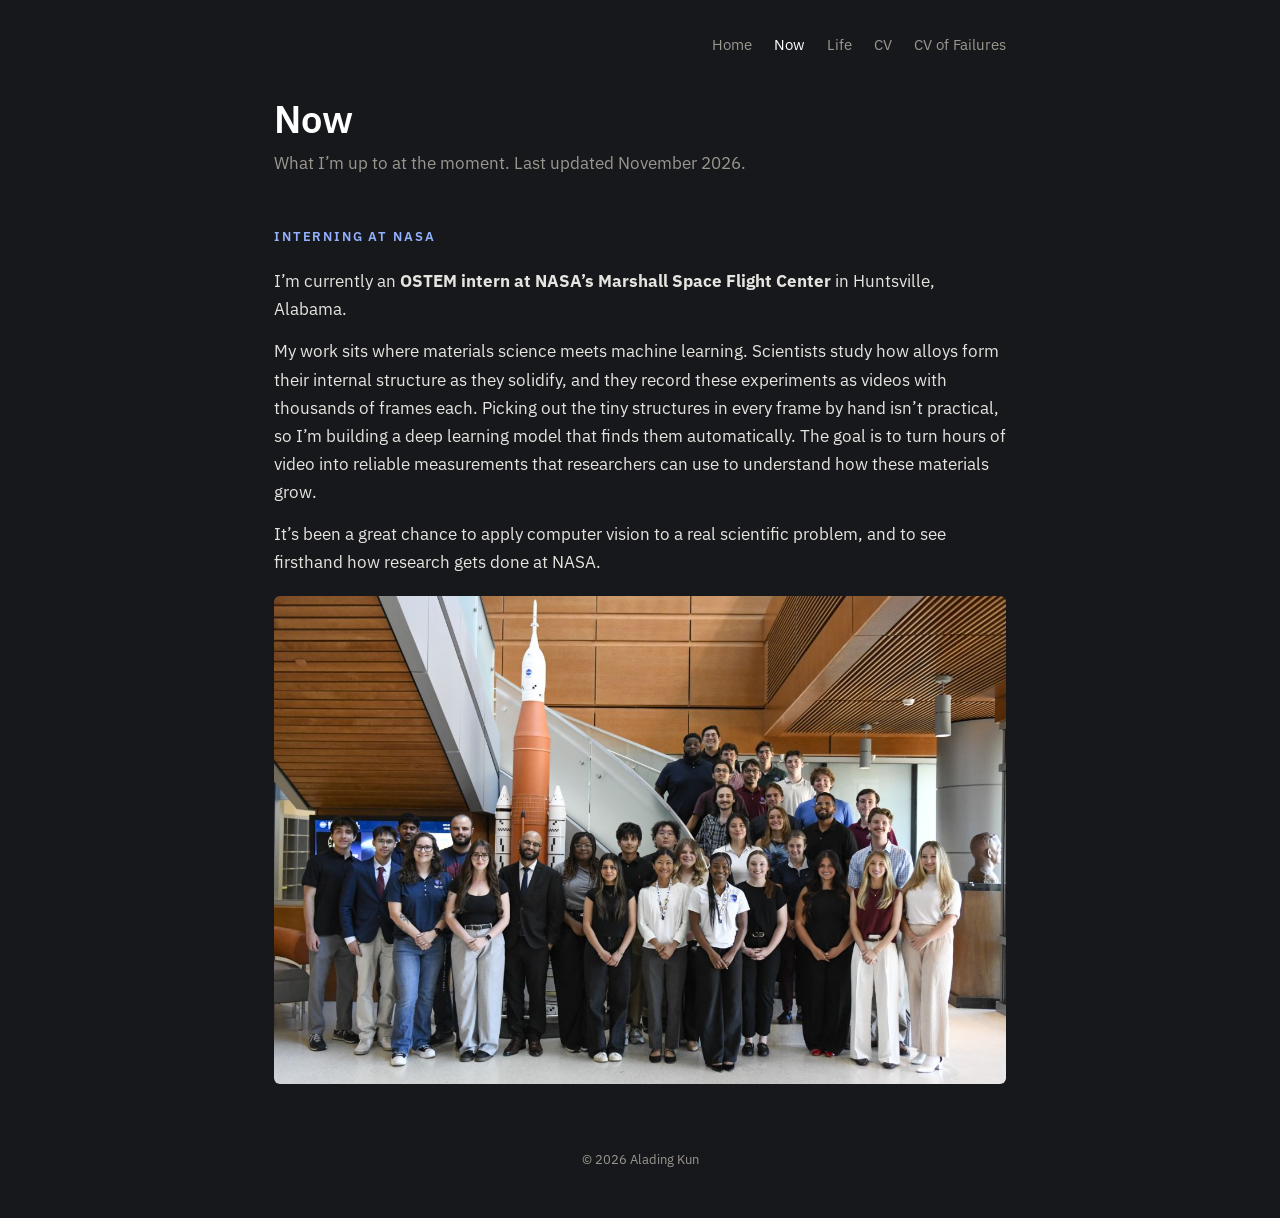
<file: now.html>
<!DOCTYPE html>
<html lang="en">
<head>
    <meta charset="UTF-8">
    <meta name="viewport" content="width=device-width, initial-scale=1.0">
    <title>Now · Alading Kun</title>
    <link rel="icon" href="Images/genie.png" type="image/png">
    <link rel="preconnect" href="https://fonts.googleapis.com">
    <link rel="preconnect" href="https://fonts.gstatic.com" crossorigin>
    <link href="https://fonts.googleapis.com/css2?family=IBM+Plex+Sans:ital,wght@0,400;0,500;0,600;1,400&display=swap" rel="stylesheet">
    <link rel="stylesheet" href="css/styles.css">
</head>
<body>
    <main>
        <nav class="site-nav">
            <a href="index.html">Home</a>
            <a href="now.html" class="current">Now</a>
            <a href="life.html">Life</a>
            <a href="Aladdin-Kun-CV.pdf" target="_blank" rel="noopener">CV</a>
            <a href="cv-of-failures.html">CV of Failures</a>
        </nav>

        <header class="page-head">
            <h1>Now</h1>
            <p class="intro-note">
                What I’m up to at the moment. Last updated November 2026.
            </p>
        </header>

        <section class="hobby">
            <h2>Interning at NASA</h2>
            <p>
                I’m currently an <strong>OSTEM intern at NASA’s Marshall Space Flight Center</strong> in
                Huntsville, Alabama.
            </p>
            <p>
                My work sits where materials science meets machine learning. Scientists study how alloys
                form their internal structure as they solidify, and they record these experiments as videos with
                thousands of frames each. Picking out the tiny structures in every frame by hand isn’t practical,
                so I’m building a deep learning model that finds them automatically. The goal is to turn hours of
                video into reliable measurements that researchers can use to understand how these materials grow.
            </p>
            <p>
                It’s been a great chance to apply computer vision to a real scientific problem, and to see
                firsthand how research gets done at NASA.
            </p>
            <img class="feature-img" src="Images/nasa-interns.jpeg" alt="Group photo of the NASA Marshall intern cohort on a staircase beside a model of the SLS rocket" loading="lazy">
        </section>
    </main>

    <footer>© 2026 Alading Kun</footer>
</body>
</html>
</file>
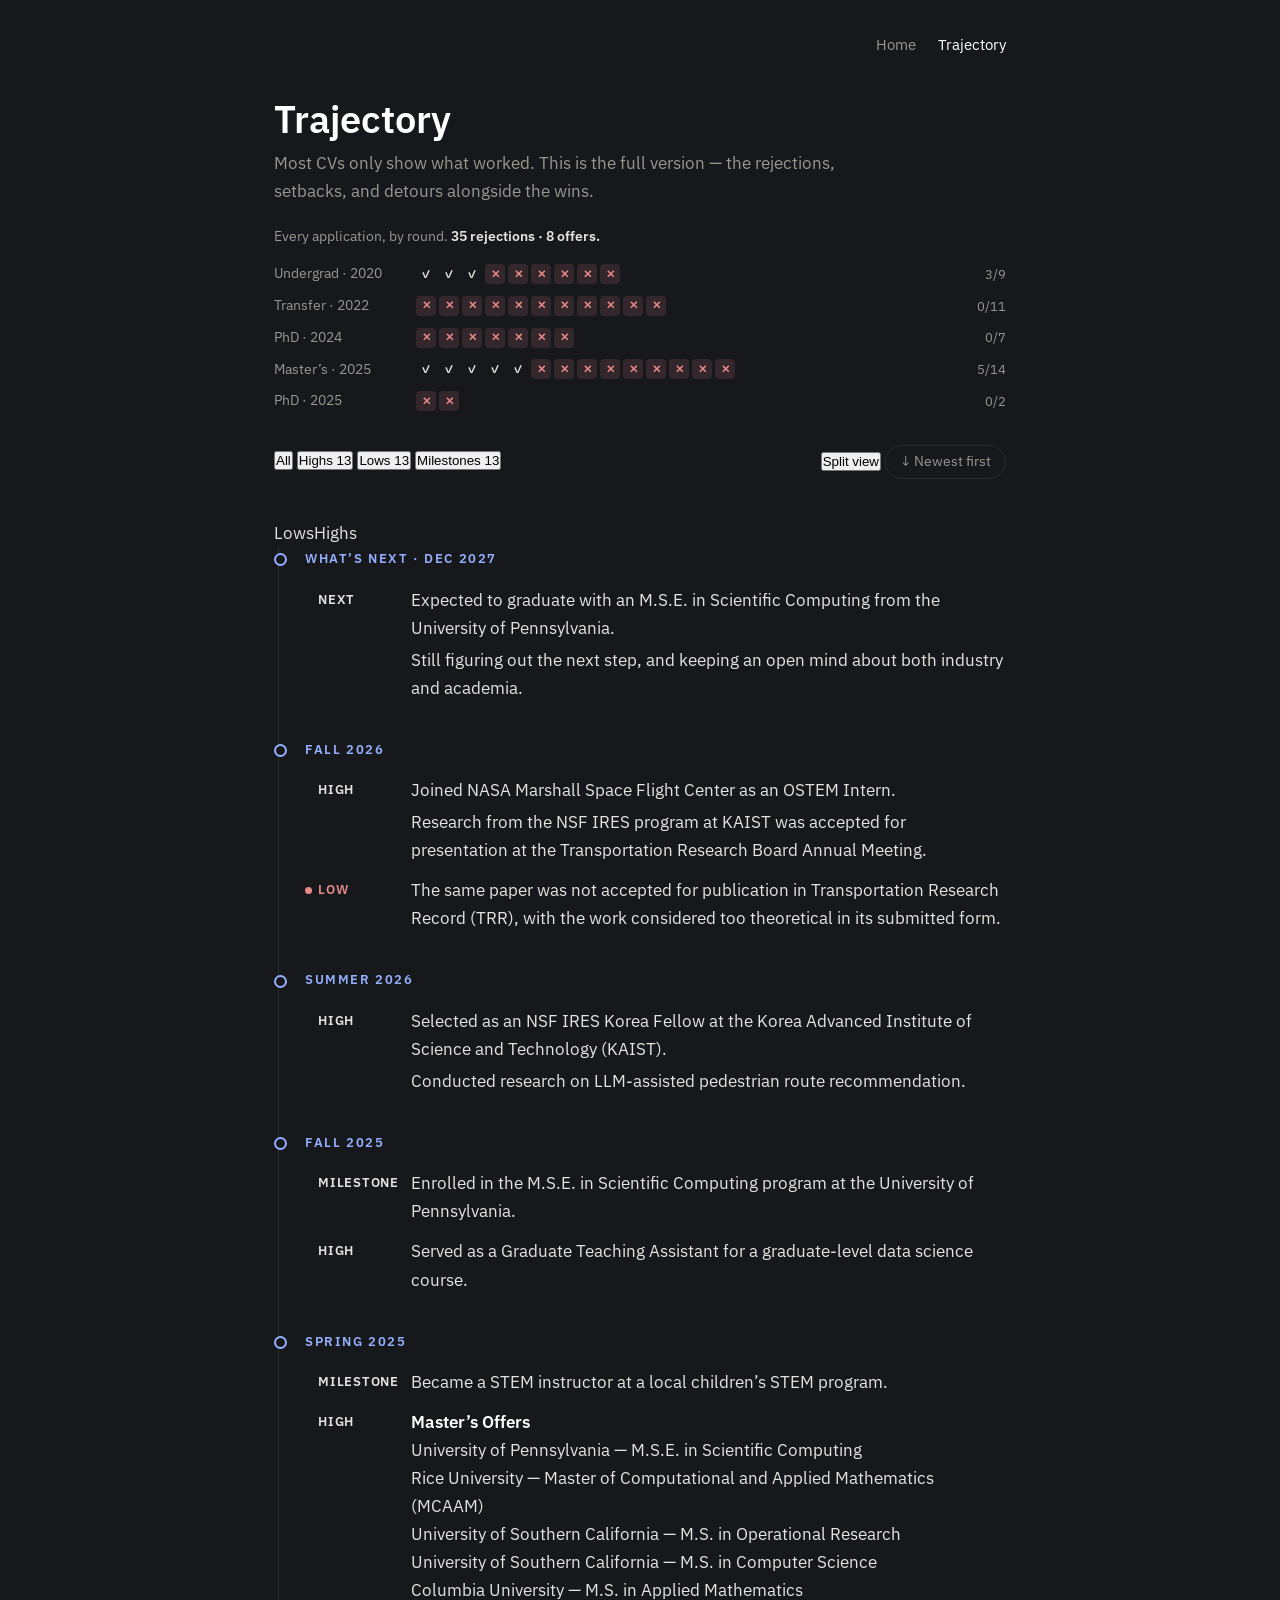
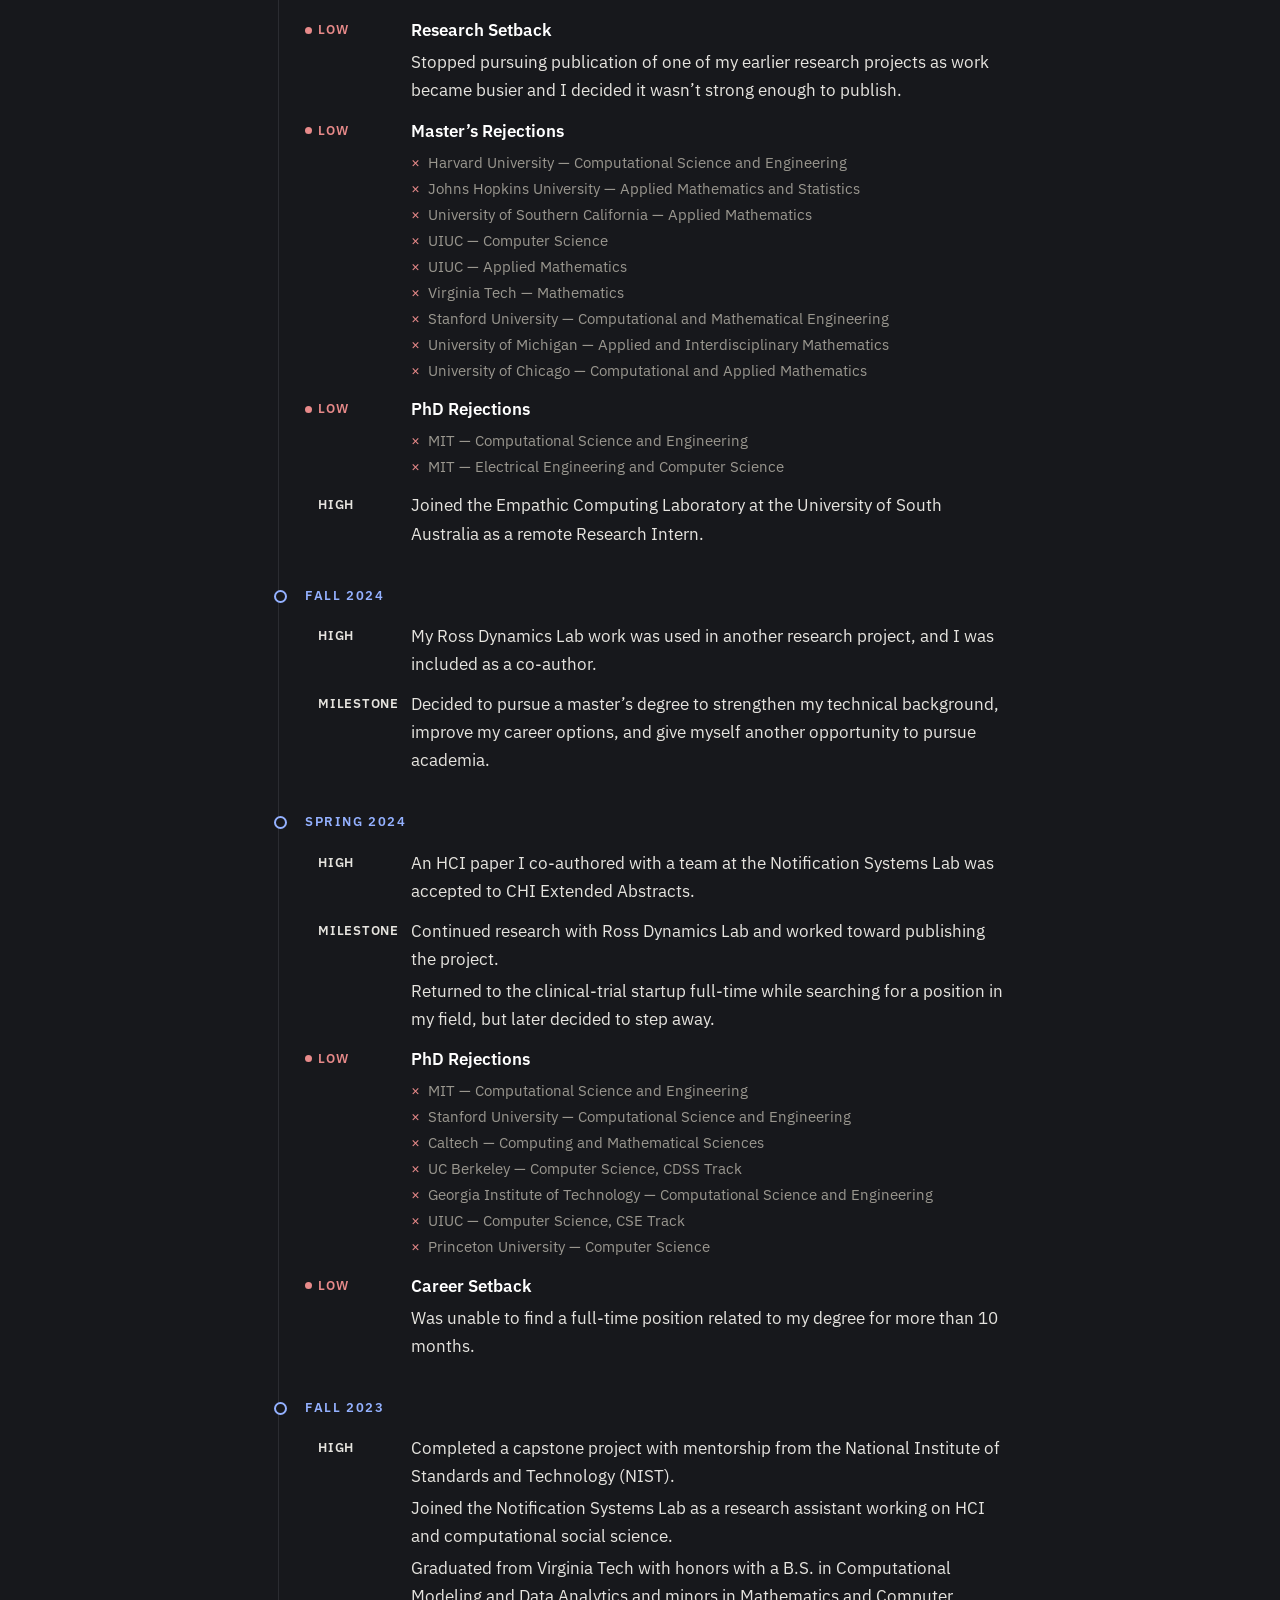
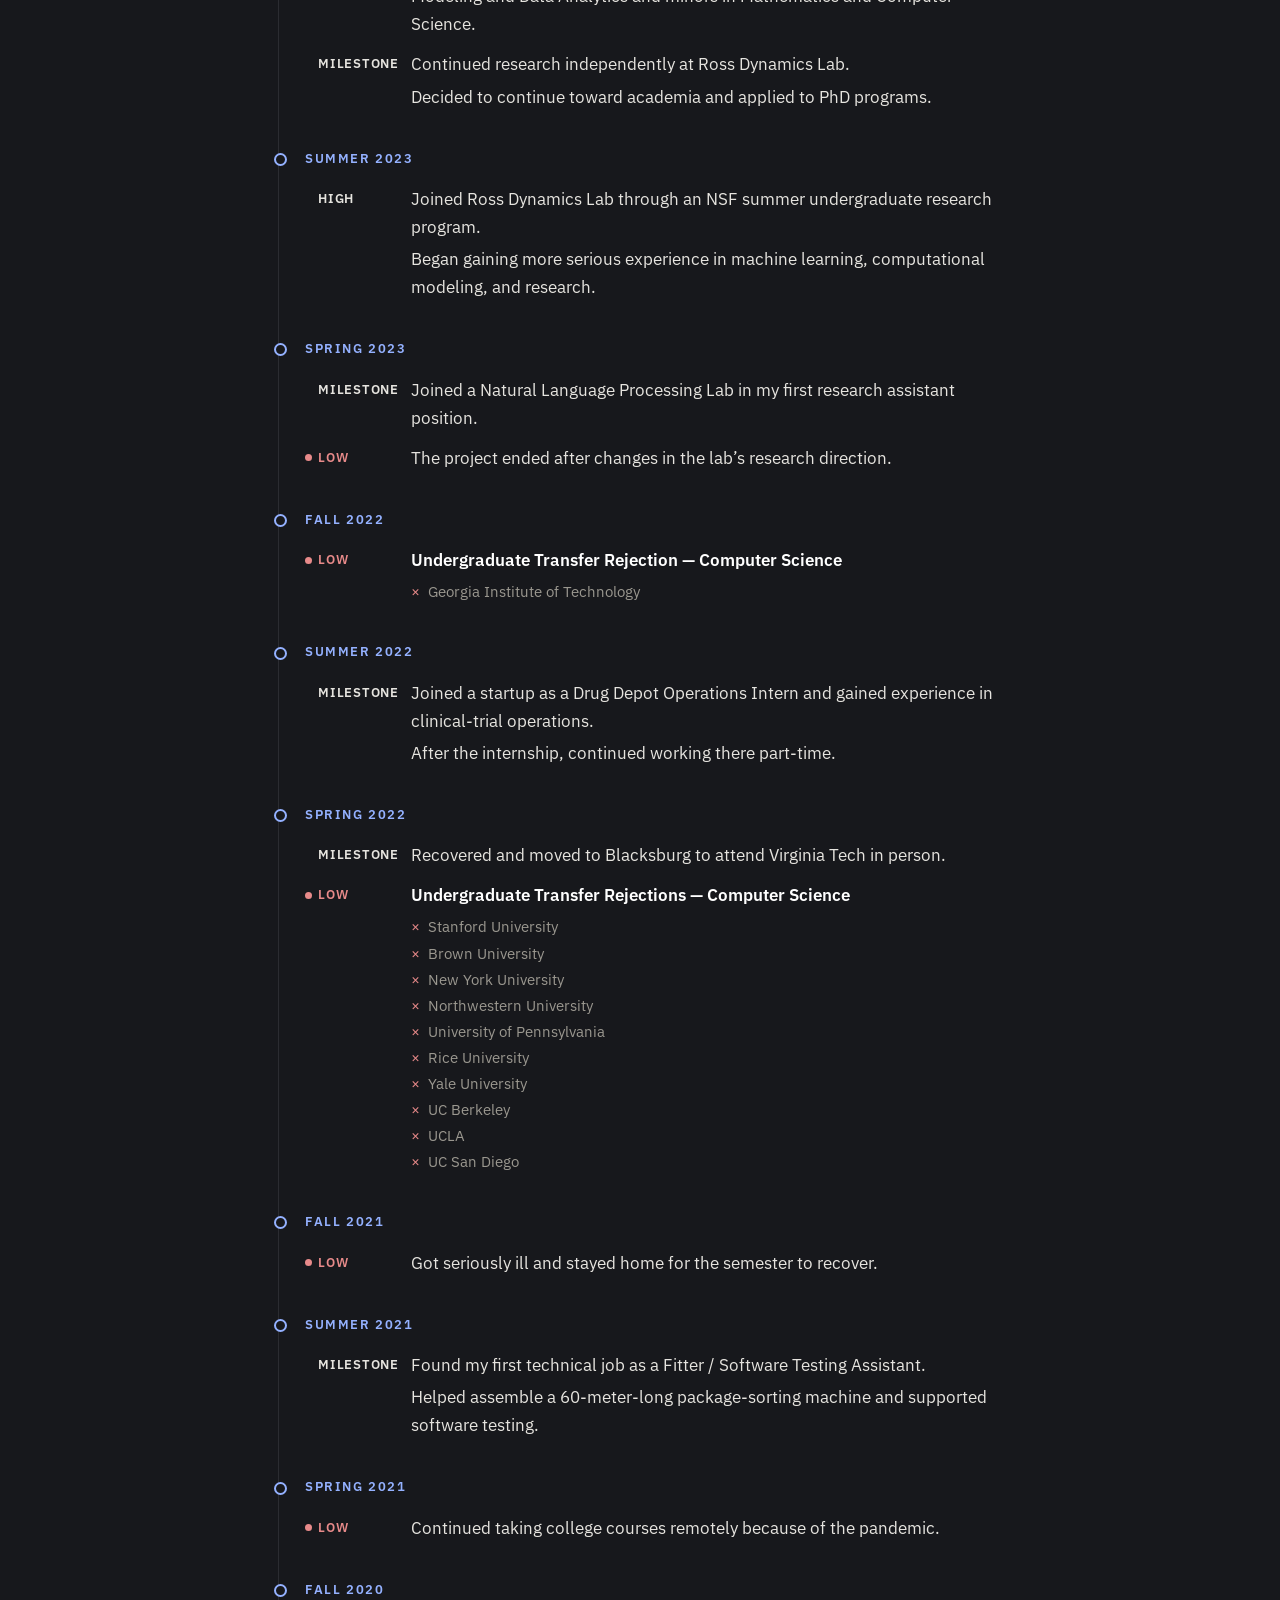
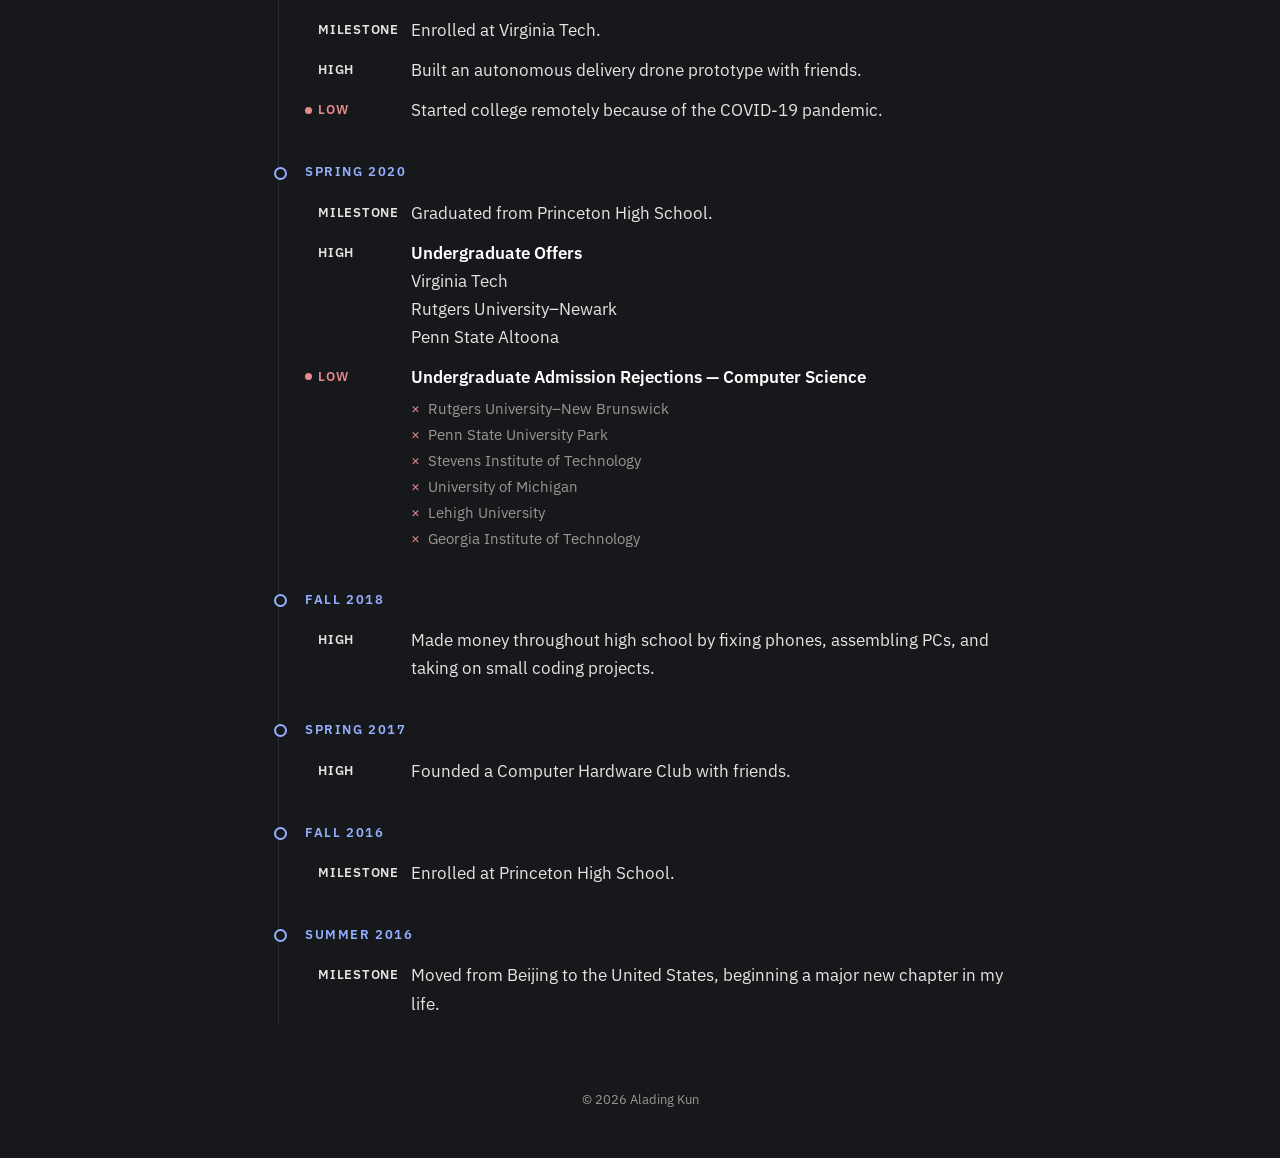
<file: trajectory.html>
<!DOCTYPE html>
<html lang="en">
<head>
    <meta charset="UTF-8">
    <meta name="viewport" content="width=device-width, initial-scale=1.0">
    <title>Trajectory · Alading Kun</title>
    <link rel="icon" href="Images/genie.png" type="image/png">
    <link rel="preconnect" href="https://fonts.googleapis.com">
    <link rel="preconnect" href="https://fonts.gstatic.com" crossorigin>
    <link href="https://fonts.googleapis.com/css2?family=IBM+Plex+Sans:ital,wght@0,400;0,500;0,600;1,400&display=swap" rel="stylesheet">
    <link rel="stylesheet" href="css/styles.css">
</head>
<body>
    <main>
        <nav class="site-nav">
            <a href="index.html">Home</a>
            <a href="trajectory.html" class="current">Trajectory</a>
        </nav>

        <header class="page-head">
            <h1>Trajectory</h1>
            <p class="intro-note">
                Most CVs only show what worked. This is the full version — the rejections, setbacks, and detours
                alongside the wins.
            </p>

            <figure class="apps">
                <figcaption>Every application, by round. <span class="apps-total"></span></figcaption>
                <div id="apps"></div>
            </figure>

            <div class="controls">
            <div class="filter" role="group" aria-label="Filter timeline">
                <button type="button" data-filter="all" aria-pressed="true">All</button>
                <button type="button" data-filter="good" aria-pressed="false"><span class="dot good"></span>Highs <span class="count" data-count="good"></span></button>
                <button type="button" data-filter="bad" aria-pressed="false"><span class="dot bad"></span>Lows <span class="count" data-count="bad"></span></button>
                <button type="button" data-filter="ms" aria-pressed="false"><span class="dot ms"></span>Milestones <span class="count" data-count="ms"></span></button>
            </div>
            <div class="view-buttons">
                <button type="button" class="split-toggle" aria-pressed="false">Split view</button>
                <button type="button" class="sort-toggle">↓ Newest first</button>
            </div>
            </div>
        </header>

        <div class="split-head" aria-hidden="true"><span>Lows</span><span>Highs</span></div>
        <ol class="journey">
            <li class="term upcoming">
                <h2 class="term-label">What’s next · Dec 2027</h2>
                <ul>
                    <li class="ev next"><span class="badge">Next</span><div>
                        <p>Expected to graduate with an M.S.E. in Scientific Computing from the University of Pennsylvania.</p>
                        <p>Still figuring out the next step, and keeping an open mind about both industry and academia.</p>
                    </div></li>
                </ul>
            </li>

            <li class="term">
                <h2 class="term-label">Fall 2026</h2>
                <ul>
                    <li class="ev good"><span class="badge">High</span><div>
                        <p>Joined NASA Marshall Space Flight Center as an OSTEM Intern.</p>
                        <p>Research from the NSF IRES program at KAIST was accepted for presentation at the Transportation Research Board Annual Meeting.</p>
                    </div></li>
                    <li class="ev bad"><span class="badge">Low</span><div>
                        <p>The same paper was not accepted for publication in Transportation Research Record (TRR), with the work considered too theoretical in its submitted form.</p>
                    </div></li>
                </ul>
            </li>

            <li class="term">
                <h2 class="term-label">Summer 2026</h2>
                <ul>
                    <li class="ev good"><span class="badge">High</span><div>
                        <p>Selected as an NSF IRES Korea Fellow at the Korea Advanced Institute of Science and Technology (KAIST).</p>
                        <p>Conducted research on LLM-assisted pedestrian route recommendation.</p>
                    </div></li>
                </ul>
            </li>

            <li class="term">
                <h2 class="term-label">Fall 2025</h2>
                <ul>
                    <li class="ev ms"><span class="badge">Milestone</span><div>
                        <p>Enrolled in the M.S.E. in Scientific Computing program at the University of Pennsylvania.</p>
                    </div></li>
                    <li class="ev good"><span class="badge">High</span><div>
                        <p>Served as a Graduate Teaching Assistant for a graduate-level data science course.</p>
                    </div></li>
                </ul>
            </li>

            <li class="term">
                <h2 class="term-label">Spring 2025</h2>
                <ul>
                    <li class="ev ms"><span class="badge">Milestone</span><div>
                        <p>Became a STEM instructor at a local children’s STEM program.</p>
                    </div></li>
                    <li class="ev good"><span class="badge">High</span><div>
                        <p class="ev-title">Master’s Offers</p>
                        <ul class="offers" data-round="masters-2025">
                            <li>University of Pennsylvania — M.S.E. in Scientific Computing</li>
                            <li>Rice University — Master of Computational and Applied Mathematics (MCAAM)</li>
                            <li>University of Southern California — M.S. in Operational Research</li>
                            <li>University of Southern California — M.S. in Computer Science</li>
                            <li>Columbia University — M.S. in Applied Mathematics</li>
                        </ul>
                    </div></li>
                    <li class="ev bad"><span class="badge">Low</span><div>
                        <p class="ev-title">Research Setback</p>
                        <p>Stopped pursuing publication of one of my earlier research projects as work became busier and I decided it wasn’t strong enough to publish.</p>
                    </div></li>
                    <li class="ev bad"><span class="badge">Low</span><div>
                        <p class="ev-title">Master’s Rejections</p>
                        <ul class="rejections" data-round="masters-2025">
                            <li>Harvard University — Computational Science and Engineering</li>
                            <li>Johns Hopkins University — Applied Mathematics and Statistics</li>
                            <li>University of Southern California — Applied Mathematics</li>
                            <li>UIUC — Computer Science</li>
                            <li>UIUC — Applied Mathematics</li>
                            <li>Virginia Tech — Mathematics</li>
                            <li>Stanford University — Computational and Mathematical Engineering</li>
                            <li>University of Michigan — Applied and Interdisciplinary Mathematics</li>
                            <li>University of Chicago — Computational and Applied Mathematics</li>
                        </ul>
                    </div></li>
                    <li class="ev bad"><span class="badge">Low</span><div>
                        <p class="ev-title">PhD Rejections</p>
                        <ul class="rejections" data-round="phd-2025">
                            <li>MIT — Computational Science and Engineering</li>
                            <li>MIT — Electrical Engineering and Computer Science</li>
                        </ul>
                    </div></li>
                    <li class="ev good"><span class="badge">High</span><div>
                        <p>Joined the Empathic Computing Laboratory at the University of South Australia as a remote Research Intern.</p>
                    </div></li>
                </ul>
            </li>

            <li class="term">
                <h2 class="term-label">Fall 2024</h2>
                <ul>
                    <li class="ev good"><span class="badge">High</span><div>
                        <p>My Ross Dynamics Lab work was used in another research project, and I was included as a co-author.</p>
                    </div></li>
                    <li class="ev ms"><span class="badge">Milestone</span><div>
                        <p>Decided to pursue a master’s degree to strengthen my technical background, improve my career options, and give myself another opportunity to pursue academia.</p>
                    </div></li>
                </ul>
            </li>

            <li class="term">
                <h2 class="term-label">Spring 2024</h2>
                <ul>
                    <li class="ev good"><span class="badge">High</span><div>
                        <p>An HCI paper I co-authored with a team at the Notification Systems Lab was accepted to CHI Extended Abstracts.</p>
                    </div></li>
                    <li class="ev ms"><span class="badge">Milestone</span><div>
                        <p>Continued research with Ross Dynamics Lab and worked toward publishing the project.</p>
                        <p>Returned to the clinical-trial startup full-time while searching for a position in my field, but later decided to step away.</p>
                    </div></li>
                    <li class="ev bad"><span class="badge">Low</span><div>
                        <p class="ev-title">PhD Rejections</p>
                        <ul class="rejections" data-round="phd-2024">
                            <li>MIT — Computational Science and Engineering</li>
                            <li>Stanford University — Computational Science and Engineering</li>
                            <li>Caltech — Computing and Mathematical Sciences</li>
                            <li>UC Berkeley — Computer Science, CDSS Track</li>
                            <li>Georgia Institute of Technology — Computational Science and Engineering</li>
                            <li>UIUC — Computer Science, CSE Track</li>
                            <li>Princeton University — Computer Science</li>
                        </ul>
                    </div></li>
                    <li class="ev bad"><span class="badge">Low</span><div>
                        <p class="ev-title">Career Setback</p>
                        <p>Was unable to find a full-time position related to my degree for more than 10 months.</p>
                    </div></li>
                </ul>
            </li>

            <li class="term">
                <h2 class="term-label">Fall 2023</h2>
                <ul>
                    <li class="ev good"><span class="badge">High</span><div>
                        <p>Completed a capstone project with mentorship from the National Institute of Standards and Technology (NIST).</p>
                        <p>Joined the Notification Systems Lab as a research assistant working on HCI and computational social science.</p>
                        <p>Graduated from Virginia Tech with honors with a B.S. in Computational Modeling and Data Analytics and minors in Mathematics and Computer Science.</p>
                    </div></li>
                    <li class="ev ms"><span class="badge">Milestone</span><div>
                        <p>Continued research independently at Ross Dynamics Lab.</p>
                        <p>Decided to continue toward academia and applied to PhD programs.</p>
                    </div></li>
                </ul>
            </li>

            <li class="term">
                <h2 class="term-label">Summer 2023</h2>
                <ul>
                    <li class="ev good"><span class="badge">High</span><div>
                        <p>Joined Ross Dynamics Lab through an NSF summer undergraduate research program.</p>
                        <p>Began gaining more serious experience in machine learning, computational modeling, and research.</p>
                    </div></li>
                </ul>
            </li>

            <li class="term">
                <h2 class="term-label">Spring 2023</h2>
                <ul>
                    <li class="ev ms"><span class="badge">Milestone</span><div>
                        <p>Joined a Natural Language Processing Lab in my first research assistant position.</p>
                    </div></li>
                    <li class="ev bad"><span class="badge">Low</span><div>
                        <p>The project ended after changes in the lab’s research direction.</p>
                    </div></li>
                </ul>
            </li>

            <li class="term">
                <h2 class="term-label">Fall 2022</h2>
                <ul>
                    <li class="ev bad"><span class="badge">Low</span><div>
                        <p class="ev-title">Undergraduate Transfer Rejection — Computer Science</p>
                        <ul class="rejections" data-round="transfer-2022">
                            <li>Georgia Institute of Technology</li>
                        </ul>
                    </div></li>
                </ul>
            </li>

            <li class="term">
                <h2 class="term-label">Summer 2022</h2>
                <ul>
                    <li class="ev ms"><span class="badge">Milestone</span><div>
                        <p>Joined a startup as a Drug Depot Operations Intern and gained experience in clinical-trial operations.</p>
                        <p>After the internship, continued working there part-time.</p>
                    </div></li>
                </ul>
            </li>

            <li class="term">
                <h2 class="term-label">Spring 2022</h2>
                <ul>
                    <li class="ev ms"><span class="badge">Milestone</span><div>
                        <p>Recovered and moved to Blacksburg to attend Virginia Tech in person.</p>
                    </div></li>
                    <li class="ev bad"><span class="badge">Low</span><div>
                        <p class="ev-title">Undergraduate Transfer Rejections — Computer Science</p>
                        <ul class="rejections" data-round="transfer-2022">
                            <li>Stanford University</li>
                            <li>Brown University</li>
                            <li>New York University</li>
                            <li>Northwestern University</li>
                            <li>University of Pennsylvania</li>
                            <li>Rice University</li>
                            <li>Yale University</li>
                            <li>UC Berkeley</li>
                            <li>UCLA</li>
                            <li>UC San Diego</li>
                        </ul>
                    </div></li>
                </ul>
            </li>

            <li class="term">
                <h2 class="term-label">Fall 2021</h2>
                <ul>
                    <li class="ev bad"><span class="badge">Low</span><div>
                        <p>Got seriously ill and stayed home for the semester to recover.</p>
                    </div></li>
                </ul>
            </li>

            <li class="term">
                <h2 class="term-label">Summer 2021</h2>
                <ul>
                    <li class="ev ms"><span class="badge">Milestone</span><div>
                        <p>Found my first technical job as a Fitter / Software Testing Assistant.</p>
                        <p>Helped assemble a 60-meter-long package-sorting machine and supported software testing.</p>
                    </div></li>
                </ul>
            </li>

            <li class="term">
                <h2 class="term-label">Spring 2021</h2>
                <ul>
                    <li class="ev bad"><span class="badge">Low</span><div>
                        <p>Continued taking college courses remotely because of the pandemic.</p>
                    </div></li>
                </ul>
            </li>

            <li class="term">
                <h2 class="term-label">Fall 2020</h2>
                <ul>
                    <li class="ev ms"><span class="badge">Milestone</span><div>
                        <p>Enrolled at Virginia Tech.</p>
                    </div></li>
                    <li class="ev good"><span class="badge">High</span><div>
                        <p>Built an autonomous delivery drone prototype with friends.</p>
                    </div></li>
                    <li class="ev bad"><span class="badge">Low</span><div>
                        <p>Started college remotely because of the COVID-19 pandemic.</p>
                    </div></li>
                </ul>
            </li>

            <li class="term">
                <h2 class="term-label">Spring 2020</h2>
                <ul>
                    <li class="ev ms"><span class="badge">Milestone</span><div>
                        <p>Graduated from Princeton High School.</p>
                    </div></li>
                    <li class="ev good"><span class="badge">High</span><div>
                        <p class="ev-title">Undergraduate Offers</p>
                        <ul class="offers" data-round="undergrad-2020">
                            <li>Virginia Tech</li>
                            <li>Rutgers University–Newark</li>
                            <li>Penn State Altoona</li>
                        </ul>
                    </div></li>
                    <li class="ev bad"><span class="badge">Low</span><div>
                        <p class="ev-title">Undergraduate Admission Rejections — Computer Science</p>
                        <ul class="rejections" data-round="undergrad-2020">
                            <li>Rutgers University–New Brunswick</li>
                            <li>Penn State University Park</li>
                            <li>Stevens Institute of Technology</li>
                            <li>University of Michigan</li>
                            <li>Lehigh University</li>
                            <li>Georgia Institute of Technology</li>
                        </ul>
                    </div></li>
                </ul>
            </li>

            <li class="term">
                <h2 class="term-label">Fall 2018</h2>
                <ul>
                    <li class="ev good"><span class="badge">High</span><div>
                        <p>Made money throughout high school by fixing phones, assembling PCs, and taking on small coding projects.</p>
                    </div></li>
                </ul>
            </li>

            <li class="term">
                <h2 class="term-label">Spring 2017</h2>
                <ul>
                    <li class="ev good"><span class="badge">High</span><div>
                        <p>Founded a Computer Hardware Club with friends.</p>
                    </div></li>
                </ul>
            </li>

            <li class="term">
                <h2 class="term-label">Fall 2016</h2>
                <ul>
                    <li class="ev ms"><span class="badge">Milestone</span><div>
                        <p>Enrolled at Princeton High School.</p>
                    </div></li>
                </ul>
            </li>

            <li class="term">
                <h2 class="term-label">Summer 2016</h2>
                <ul>
                    <li class="ev ms"><span class="badge">Milestone</span><div>
                        <p>Moved from Beijing to the United States, beginning a major new chapter in my life.</p>
                    </div></li>
                </ul>
            </li>


        </ol>
    </main>

    <footer>© 2026 Alading Kun</footer>

    <script>
        // ---------- Applications chart ----------
        const ROUNDS = [
            { key: 'undergrad-2020', label: 'Undergrad', year: '2020' },
            { key: 'transfer-2022', label: 'Transfer', year: '2022' },
            { key: 'phd-2024', label: 'PhD', year: '2024' },
            { key: 'masters-2025', label: 'Master’s', year: '2025' },
            { key: 'phd-2025', label: 'PhD', year: '2025' },
        ];
        const listed = (cls, key) => [...document.querySelectorAll(`.${cls}[data-round="${key}"] li`)].map((li) => li.textContent.trim());
        (function drawApps() {
            const box = document.getElementById('apps');
            let rejected = 0, offered = 0;
            ROUNDS.forEach((r) => {
                const names = listed('rejections', r.key);
                const offers = listed('offers', r.key);
                rejected += names.length;
                offered += offers.length;
                const row = document.createElement('div');
                row.className = 'apps-row';
                const label = document.createElement('span');
                label.className = 'apps-label';
                label.textContent = `${r.label} · ${r.year}`;
                const cells = document.createElement('div');
                cells.className = 'apps-cells';
                const add = (name, kind) => {
                    const c = document.createElement('span');
                    c.className = 'cell ' + kind;
                    c.textContent = kind === 'offer' ? '✓' : '✕';
                    c.title = (kind === 'offer' ? 'Offer: ' : 'Rejected: ') + name;
                    c.setAttribute('aria-label', c.title);
                    cells.appendChild(c);
                };
                offers.forEach((n) => add(n, 'offer'));
                names.forEach((n) => add(n, 'reject'));
                const tally = document.createElement('span');
                tally.className = 'apps-tally';
                tally.textContent = `${offers.length}/${offers.length + names.length}`;
                row.append(label, cells, tally);
                box.appendChild(row);
            });
            document.querySelector('.apps-total').textContent = `${rejected} rejections · ${offered} offers.`;
        })();

        // ---------- Split view ----------
        const splitToggle = document.querySelector('.split-toggle');
        splitToggle.addEventListener('click', () => {
            const on = document.body.classList.toggle('split');
            splitToggle.setAttribute('aria-pressed', on);
        });

        // ---------- Sort & filter ----------
        const journey = document.querySelector('.journey');
        const sortToggle = document.querySelector('.sort-toggle');
        let newestFirst = true;
        sortToggle.addEventListener('click', () => {
            newestFirst = !newestFirst;
            [...journey.children].reverse().forEach((term) => journey.appendChild(term));
            sortToggle.textContent = newestFirst ? '↓ Newest first' : '↑ Oldest first';
        });

        document.querySelectorAll('[data-count]').forEach((el) => {
            el.textContent = document.querySelectorAll('.ev.' + el.dataset.count).length;
        });

        const buttons = document.querySelectorAll('.filter button');
        buttons.forEach((btn) => {
            btn.addEventListener('click', () => {
                const f = btn.dataset.filter;
                buttons.forEach((b) => b.setAttribute('aria-pressed', b === btn));
                document.querySelectorAll('.ev').forEach((ev) => {
                    ev.hidden = f !== 'all' && !ev.classList.contains(f);
                });
                document.querySelectorAll('.term').forEach((term) => {
                    term.hidden = !term.querySelector('.ev:not([hidden])');
                });
            });
        });
    </script>
</body>
</html>
</file>
<file: css/styles.css>
:root {
    --bg: #17181c;
    --text: #e6e4df;
    --heading: #ffffff;
    --muted: #9a978f;
    --line: #2b2c31;
    --accent: rgb(148, 177, 255);
    --bad: #e88a8a;
}

* {
    margin: 0;
    padding: 0;
    box-sizing: border-box;
}

body {
    font-family: "IBM Plex Sans", "Segoe UI", Roboto, Helvetica, Arial, sans-serif;
    font-size: 16.5px;
    line-height: 1.7;
    background: var(--bg);
    color: var(--text);
}

main {
    max-width: 780px;
    margin: 0 auto;
    padding: 32px 24px 24px;
}

a {
    color: var(--accent);
    text-decoration: none;
}

a:hover {
    text-decoration: underline;
    text-underline-offset: 3px;
}

/* ---------- Site nav ---------- */
.site-nav {
    display: flex;
    justify-content: flex-end;
    gap: 22px;
    font-size: 0.9em;
    margin-bottom: 40px;
}

.site-nav a {
    color: var(--muted);
}

.site-nav a:hover,
.site-nav a.current {
    color: var(--heading);
    text-decoration: none;
}

/* ---------- Header ---------- */
.intro {
    display: flex;
    align-items: center;
    gap: 32px;
    margin-bottom: 36px;
}

img.profile {
    width: 150px;
    aspect-ratio: 1 / 1;
    object-fit: cover;
    object-position: center 55%;
    border-radius: 50%;
    border: 3px solid var(--line);
    flex-shrink: 0;
}

h1 {
    font-size: 2.3em;
    font-weight: 600;
    line-height: 1.15;
    color: var(--heading);
}

.tagline {
    color: var(--muted);
    margin: 6px 0 14px;
}

.social-icons {
    display: flex;
    gap: 16px;
}

.social-icons svg {
    width: 22px;
    height: 22px;
    fill: var(--muted);
    transition: fill 0.2s ease;
}

.social-icons a:hover svg {
    fill: var(--accent);
}

/* ---------- Sections ---------- */
section {
    margin-top: 48px;
}

.about p + p {
    margin-top: 14px;
}

.email {
    font-size: 0.95em;
    color: var(--muted);
}

h2 {
    font-size: 0.8em;
    font-weight: 600;
    text-transform: uppercase;
    letter-spacing: 0.14em;
    color: var(--accent);
    margin-bottom: 20px;
}

ul {
    list-style: none;
}

/* ---------- Publications ---------- */
.pubs li {
    display: grid;
    grid-template-columns: 56px 1fr;
    gap: 12px;
}

.pubs li + li {
    margin-top: 22px;
}

.year {
    font-size: 0.9em;
    color: var(--muted);
    padding-top: 1px;
}

.pub-title {
    font-weight: 500;
    color: var(--heading);
}

.pub-authors {
    font-size: 0.9em;
    color: var(--muted);
}

.pub-authors strong {
    color: var(--text);
    font-weight: 600;
}

.pub-venue {
    font-size: 0.9em;
}

/* ---------- Experience ---------- */
.jobs li {
    padding: 14px 0;
    border-top: 1px solid var(--line);
}

.jobs li:last-child {
    border-bottom: 1px solid var(--line);
}

.job-head {
    display: flex;
    justify-content: space-between;
    align-items: baseline;
    gap: 16px;
}

.job-head b {
    font-weight: 600;
    color: var(--heading);
}

.when {
    font-size: 0.85em;
    color: var(--muted);
    white-space: nowrap;
}

.jobs p {
    font-size: 0.93em;
    color: var(--muted);
    margin-top: 2px;
}

/* ---------- CV of Failures page ---------- */
.page-head {
    margin-bottom: 40px;
}

.intro-note {
    color: var(--muted);
    margin: 8px 0 20px;
    max-width: 60ch;
}

.controls {
    display: flex;
    flex-wrap: wrap;
    justify-content: space-between;
    gap: 10px;
}

.sort-toggle {
    display: inline-flex;
    align-items: center;
    gap: 7px;
    font: inherit;
    font-size: 0.85em;
    padding: 4px 14px;
    border-radius: 999px;
    border: 1px solid var(--line);
    background: transparent;
    color: var(--muted);
    cursor: pointer;
}

.sort-toggle:hover {
    color: var(--heading);
}

.ev.bad .badge::before {
    background: var(--bad);
}

.journey {
    list-style: none;
    border-left: 1px solid var(--line);
    margin-left: 4px;
}

.term {
    padding: 0 0 30px 26px;
}

.term:last-child {
    padding-bottom: 0;
}

.term-label {
    position: relative;
    font-size: 0.8em;
    font-weight: 600;
    text-transform: uppercase;
    letter-spacing: 0.12em;
    color: var(--accent);
    margin-bottom: 10px;
}

.term-label::before {
    content: "";
    position: absolute;
    left: -31px;
    top: 50%;
    width: 9px;
    height: 9px;
    margin-top: -5px;
    border-radius: 50%;
    background: var(--bg);
    border: 2px solid var(--accent);
}

.ev {
    display: grid;
    grid-template-columns: 96px 1fr;
    gap: 10px;
    padding: 6px 0;
}

.badge {
    display: inline-flex;
    align-items: center;
    gap: 6px;
    height: fit-content;
    font-size: 0.78em;
    font-weight: 600;
    text-transform: uppercase;
    letter-spacing: 0.06em;
    padding-top: 3px;
}

.badge::before {
    content: "";
    width: 7px;
    height: 7px;
    border-radius: 50%;
}

.ev.bad .badge {
    color: var(--bad);
}

.ev p + p {
    margin-top: 4px;
}

.ev-title {
    font-weight: 600;
    color: var(--heading);
}

.rejections {
    list-style: none;
    margin-top: 4px;
    font-size: 0.93em;
    color: var(--muted);
}

.rejections li::before {
    content: "×";
    color: var(--bad);
    margin-right: 8px;
}

/* ---------- Applications chart ---------- */
.apps {
    margin: 0 0 28px;
}

.apps figcaption {
    font-size: 0.82em;
    color: var(--muted);
    margin-bottom: 10px;
}

.apps-total {
    color: var(--text);
    font-weight: 600;
}

.apps-row {
    display: grid;
    grid-template-columns: 130px 1fr 40px;
    align-items: center;
    gap: 12px;
    padding: 4px 0;
}

.apps-label {
    font-size: 0.85em;
    color: var(--muted);
}

.apps-cells {
    display: flex;
    flex-wrap: wrap;
    gap: 3px;
}

.cell {
    display: grid;
    place-items: center;
    width: 20px;
    height: 20px;
    border-radius: 4px;
    font-size: 11px;
    font-weight: 600;
    cursor: default;
}

.cell.reject {
    color: var(--bad);
    background: rgba(232, 138, 138, 0.14);
}

.cell:hover {
    outline: 1px solid var(--muted);
}

.apps-tally {
    font-size: 0.8em;
    color: var(--muted);
    text-align: right;
}

/* ---------- Life page ---------- */
.hobby p + p {
    margin-top: 14px;
}

.gallery {
    display: grid;
    grid-template-columns: repeat(auto-fill, minmax(220px, 1fr));
    gap: 12px;
    margin-top: 20px;
}

.gallery:empty {
    display: none;
}

.gallery img {
    width: 100%;
    aspect-ratio: 4 / 3;
    object-fit: cover;
    border-radius: 6px;
    display: block;
}

.feature-img {
    width: 100%;
    border-radius: 6px;
    display: block;
    margin-top: 20px;
}

/* Same gap below an image as above it */
.feature-img + p {
    margin-top: 20px;
}

.albums {
    display: grid;
    grid-template-columns: repeat(auto-fill, minmax(130px, 1fr));
    gap: 20px 16px;
    margin-top: 16px;
}

.albums img {
    width: 100%;
    aspect-ratio: 1 / 1;
    object-fit: cover;
    display: block;
    border-radius: 4px;
    border: 1px solid var(--line);
}

.albums a {
    display: block;
    color: inherit;
}

.albums a:hover {
    text-decoration: none;
}

.albums img {
    transition: transform 0.2s ease, border-color 0.2s ease;
}

.albums a:hover img,
.albums a:focus-visible img {
    transform: translateY(-3px);
    border-color: var(--accent);
}

.albums a:hover .album-title {
    color: var(--accent);
}

.album-title {
    font-size: 0.85em;
    font-weight: 500;
    line-height: 1.35;
    color: var(--heading);
    margin-top: 8px;
}

.hobby .album-artist {
    font-size: 0.8em;
    line-height: 1.35;
    color: var(--muted);
    margin-top: 2px;
}

.swatch {
    display: inline-block;
    width: 0.8em;
    height: 0.8em;
    margin: 0 5px 0 2px;
    border-radius: 3px;
    background: var(--accent);
    vertical-align: -0.05em;
}

/* ---------- Places I've lived ---------- */
.hobby .places-summary {
    font-size: 0.85em;
    color: var(--muted);
    margin-top: -12px;
}

.place-map-wrap {
    margin: 18px 0 8px;
}

.place-map {
    display: block;
    width: 100%;
    height: auto;
    border-radius: 8px;
    background: #141519;
    border: 1px solid var(--line);
}

.place-map .land {
    fill: #24262c;
    stroke: #2f3137;
    stroke-width: 0.15;
}

.place-map .land.lived {
    fill: #2e3445;
}

.place-map .leg {
    fill: none;
    stroke: var(--accent);
    stroke-width: 0.35;
    stroke-linecap: round;
    opacity: 0.75;
}

.place-map .pin circle {
    fill: var(--accent);
    transform-box: fill-box;
    transform-origin: center;
    transition: transform 0.2s ease;
}

.place-map .pin .pin-halo {
    opacity: 0.25;
}

.place-map .pin.active circle {
    transform: scale(1.7);
}

.place-map text {
    fill: var(--text);
    font-size: 2.4px;
    font-family: inherit;
    pointer-events: none;
}

/* Journey animation (only when JavaScript is on and motion is allowed) */
.places-anim .leg {
    stroke-dasharray: 1;
    stroke-dashoffset: 1;
    transition: stroke-dashoffset 1.1s ease calc(var(--i) * 0.45s);
}

.places-anim .stay-bar {
    transform: scaleX(0);
    transition: transform 0.7s ease calc(var(--i) * 0.12s);
}

.places-anim.in-view .leg {
    stroke-dashoffset: 0;
}

.places-anim.in-view .stay-bar {
    transform: scaleX(1);
}

/* Timeline of stays */
.stays {
    list-style: none;
    margin-top: 16px;
}

.stay {
    display: grid;
    grid-template-columns: 10.5em 1fr 8em;
    align-items: center;
    gap: 14px;
    padding: 7px 0;
    border-top: 1px solid var(--line);
    font-size: 0.93em;
    --i: 0;
}

.stay:last-child {
    border-bottom: 1px solid var(--line);
}

.stay-place {
    display: flex;
    flex-direction: column;
    line-height: 1.3;
}

.stay-city {
    font-weight: 600;
    color: var(--heading);
}

.stay-country {
    font-size: 0.85em;
    color: var(--muted);
}

.stay-track {
    position: relative;
    height: 8px;
    border-radius: 4px;
    background: var(--line);
}

.stay-bar {
    position: absolute;
    top: 0;
    bottom: 0;
    left: min(var(--l), calc(100% - 6px));
    width: max(var(--w), 6px);
    border-radius: 4px;
    background: var(--accent);
    opacity: 0.8;
    transform-origin: left;
}

.stay.active .stay-bar {
    opacity: 1;
    box-shadow: 0 0 10px rgba(148, 177, 255, 0.6);
}

.stay-years {
    position: relative;
    font-size: 0.85em;
    color: var(--muted);
    text-align: right;
    white-space: nowrap;
}

/* On hover, the years fade out and the share of my life fades in */
.stay-when,
.stay-share {
    transition: opacity 0.2s ease;
}

.stay-share {
    position: absolute;
    right: 0;
    top: 50%;
    transform: translateY(-50%);
    color: var(--accent);
    font-weight: 600;
    opacity: 0;
}

.stay.active .stay-when {
    opacity: 0;
}

.stay.active .stay-share {
    opacity: 1;
}

.stays-axis {
    display: grid;
    grid-template-columns: 10.5em 1fr 8em;
    gap: 14px;
    font-size: 0.93em;
}

.stays-ticks {
    position: relative;
    height: 1.6em;
    font-size: 0.75em;
    color: var(--muted);
}

.stays-ticks span {
    position: absolute;
    top: 4px;
    left: var(--l);
    transform: translateX(-50%);
}

.stays-ticks span:first-child {
    transform: none;
}

.stays-ticks span:last-child {
    transform: translateX(-100%);
}

@media (max-width: 600px) {
    .place-map text {
        display: none;
    }

    .stay,
    .stays-axis {
        grid-template-columns: 1fr auto;
        gap: 4px 10px;
    }

    .stay-place {
        flex-direction: row;
        align-items: baseline;
        gap: 6px;
    }

    .stay-track {
        grid-column: 1 / -1;
        grid-row: 2;
    }

    .stays-axis > span:first-child,
    .stays-axis > span:last-child {
        display: none;
    }

    .stays-ticks {
        grid-column: 1 / -1;
    }
}

/* ---------- 404 page ---------- */
.not-found {
    margin-top: 12vh;
}

.not-found-code {
    font-size: 0.8em;
    font-weight: 600;
    letter-spacing: 0.14em;
    color: var(--accent);
    margin-bottom: 4px;
}

/* ---------- Footer ---------- */
footer {
    text-align: center;
    font-size: 0.8em;
    color: var(--muted);
    padding: 40px 0 48px;
}

/* ---------- Mobile ---------- */
@media (max-width: 600px) {
    main {
        padding: 40px 16px 16px;
    }

    .intro {
        flex-direction: column;
        text-align: center;
        gap: 18px;
    }

    .social-icons {
        justify-content: center;
    }

    img.profile {
        width: 130px;
    }

    .job-head {
        flex-direction: column;
        gap: 0;
    }

    .pubs li {
        grid-template-columns: 1fr;
        gap: 2px;
    }

    .site-nav {
        justify-content: center;
        margin-bottom: 28px;
    }

    .ev {
        grid-template-columns: 1fr;
        gap: 2px;
    }

    .apps-row {
        grid-template-columns: 1fr 36px;
        gap: 4px 8px;
    }

    .apps-label {
        grid-column: 1 / -1;
    }
}
</file>
